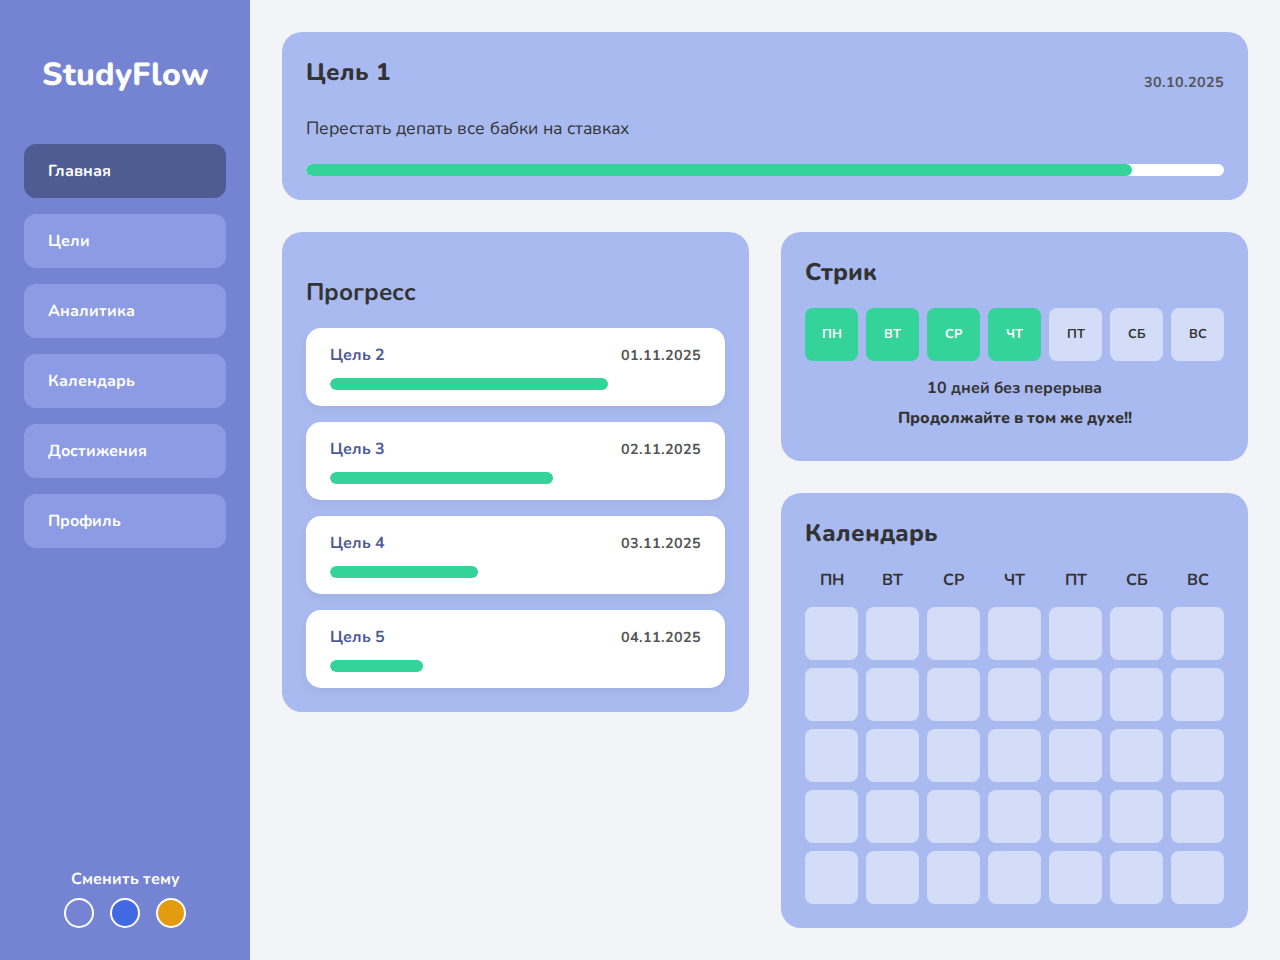
<file: Index.html>
<!DOCTYPE html>
<html lang="ru">
<head>
    <meta charset="UTF-8">
    <meta name="viewport" content="width=device-width, initial-scale=1.0">
    <title>StudyFlow Dashboard</title>
    <link rel="preconnect" href="https://fonts.googleapis.com">
    <link rel="preconnect" href="https://fonts.gstatic.com" crossorigin>
    <link href="https://fonts.googleapis.com/css2?family=Nunito:wght@400;700;800&display=swap" rel="stylesheet">
    
    <style>
        :root {
            --bg-light: #f3f4f8;
            --sidebar-bg: #7484d2;
            --card-bg: #a9baf0;
            --nav-item-bg: #8c9be4;
            --nav-item-active-bg: #4f5b93;
            --progress-bar-bg: #e0e0e0;
            --progress-bar-fill: #34d399;
            --text-light: #ffffff;
            --text-dark: #333333;
            --font-family: 'Nunito', sans-serif;
        }

        body {
            margin: 0;
            font-family: var(--font-family);
            background-color: var(--bg-light);
            color: var(--text-dark);
        }
        
        body[data-theme="blue"] {
            --sidebar-bg: #4169E1; 
            --card-bg: #4169E1; 
            --nav-item-bg: #4682B4;
            --nav-item-active-bg: #3b5974;
            --progress-bar-fill: #228B22; 
        }

        body[data-theme="orange"] {
            --bg-light: #FFC300;           
            --sidebar-bg: #E49B0F;         
            --card-bg: #D9534F;           
            --nav-item-bg: #C94A46;         
            --nav-item-active-bg: #A93E3A;  
            --progress-bar-fill: #4285F4;   
            --text-dark: #ffffff;          
        }
        .theme-btn.orange { background-color: #E49B0F; }
        .dashboard-container {
            display: flex;
            min-height: 100vh;
        }

        .sidebar {
            background-color: var(--sidebar-bg);
            padding: 2rem 1.5rem;
            width: 250px;
            flex-shrink: 0;
            color: var(--text-light);
            box-sizing: border-box;
        }

        .logo {
            font-size: 2rem;
            font-weight: 800;
            text-align: center;
            margin-bottom: 3rem;
        }

        .sidebar ul {
            list-style: none;
            padding: 0;
            margin: 0;
        }

        .sidebar ul li a {
            display: block;
            padding: 1rem 1.5rem;
            margin-bottom: 1rem;
            border-radius: 12px;
            text-decoration: none;
            color: var(--text-light);
            background-color: var(--nav-item-bg);
            font-weight: 700;
            transition: background-color 0.3s ease;
        }

        .sidebar ul li a:hover {
            background-color: #6a7ac5;
        }

        .sidebar ul li a.active {
            background-color: var(--nav-item-active-bg);
        }

        .main-content {
            flex-grow: 1;
            padding: 2rem;
            display: grid;
            grid-template-columns: repeat(2, 1fr);
            grid-template-rows: auto auto 1fr;
            gap: 2rem;
            box-sizing: border-box;
            align-items: start; 
        }

        .card {
            border-radius: 20px;
            padding: 1.5rem;
            box-sizing: border-box;
        }

        .card h2 {
            margin-top: 0;
            font-size: 1.5rem;
            font-weight: 800;
        }

        .date {
            font-size: 0.9rem;
            color: #555;
            font-weight: 700;
        }

        .main-goal {
            grid-column: 1 / -1; 
            background-color: var(--card-bg);
            color: var(--text-dark);
        }

        .main-goal .card-header {
            display: flex;
            justify-content: space-between;
            align-items: center;
        }

        .main-goal p {
            margin: 0.5rem 0 1.5rem;
            font-size: 1.1rem;
        }

        .progress-bar-container {
            background-color: var(--text-light);
            border-radius: 999px;
            height: 12px;
            width: 100%;
            overflow: hidden;
        }

        .progress-bar {
            background-color: var(--progress-bar-fill);
            height: 100%;
            border-radius: 999px;
        }

        .progress-card {
            background-color: var(--card-bg);
            padding: 1.5rem;
            border-radius: 20px;
            grid-row: 2 / 4;
            grid-column: 1 / 2;
        }

        .progress-card h2 {
            text-align: left;
        }

        .progress-item {
            background-color: #ffffff;
            border-radius: 15px;
            padding: 1rem 1.5rem;
            margin-bottom: 1rem;
            box-shadow: 0 4px 10px rgba(0,0,0,0.05);
        }
        
        .progress-item:last-child {
            margin-bottom: 0;
        }
        
        .progress-item .item-info {
            display: flex;
            justify-content: space-between;
            align-items: baseline; /* <-- ИЗМЕНЕНО */
            margin-bottom: 0.75rem;
            font-weight: 700;
        }

        .progress-item .item-info span:first-child {
            color: var(--nav-item-active-bg);
        }

        .streak-card {
            background-color: var(--card-bg);
            grid-column: 2 / 3;
            grid-row: 2 / 3;
        }

        .streak-days {
            display: flex;
            gap: 0.5rem;
            margin-bottom: 1rem;
            justify-content: space-between;
        }

        .day-cell {
            flex: 1;
            aspect-ratio: 1 / 1;
            display: flex;
            justify-content: center;
            align-items: center;
            border-radius: 8px;
            background-color: rgba(255, 255, 255, 0.5);
            color: var(--text-dark);
            font-size: 0.8rem;
            font-weight: 700;
        }

        .day-cell.filled {
            background-color: var(--progress-bar-fill);
            color: var(--text-light);
        }

        .streak-card p {
            margin: 0.5rem 0;
            text-align: center;
            font-weight: 700;
        }
        
        .streak-card p:last-child {
            font-weight: 800;
        }

        .calendar-card {
            background-color: var(--card-bg);
            grid-column: 2 / 3;
            grid-row: 3 / 4;
        }

        .calendar-grid {
            display: grid;
            grid-template-columns: repeat(7, 1fr);
            gap: 0.5rem;
        }

        .day-header {
            text-align: center;
            font-weight: 700;
            margin-bottom: 0.5rem;
        }

        .calendar-day {
            background-color: rgba(255, 255, 255, 0.5);
            border-radius: 8px;
            aspect-ratio: 1 / 1;
        }

.theme-switcher {
    margin-top: auto; /* Прижимает блок к низу */
    padding-top: 2rem;
}
.theme-switcher h4 {
    text-align: center;
    margin-bottom: 0.5rem;
}
.theme-buttons {
    display: flex;
    justify-content: center;
    gap: 1rem;
}
.theme-btn {
    width: 30px;
    height: 30px;
    border-radius: 50%;
    border: 2px solid white;
    cursor: pointer;
}
.theme-btn.purple { background-color: #7484d2; }
.theme-btn.blue { background-color: #4169E1; }

/* Прижимаем переключатель к низу панели */
.sidebar {
    display: flex;
    flex-direction: column;
}
    </style>
</head>
<body>

    <div class="dashboard-container">
        <!-- Боковая панель навигации -->
        <nav class="sidebar">
            <h1 class="logo">StudyFlow</h1>
            <ul>
                <li><a href="#" class="active">Главная</a></li>
                <li><a href="Targets.html">Цели</a></li>
                <li><a href="Analitics.html">Аналитика</a></li>
                <li><a href="Calendar.html">Календарь</a></li>
                <li><a href="Achievments.html">Достижения</a></li>
                <li><a href="Profile.html">Профиль</a></li>
            </ul>
 
<div class="theme-switcher">
    <h4>Сменить тему</h4>
    <div class="theme-buttons">
        <button data-set-theme="default" class="theme-btn purple"></button>
        <button data-set-theme="blue" class="theme-btn blue"></button>
        <button data-set-theme="orange" class="theme-btn orange"></button> 
    </div>
</div>
        </nav>

        <!-- Основной контент -->
        <main class="main-content">
            <!-- Карточка "Цель 1" -->
            <div class="card main-goal">
                <div class="card-header">
                    <h2>Цель 1</h2>
                    <span class="date">30.10.2025</span>
                </div>
                <p>Перестать депать все бабки на ставках</p>
                <div class="progress-bar-container">
                    <div class="progress-bar" style="width: 90%;"></div>
                </div>
            </div>

            <!-- Карточка "Прогресс" -->
            <div class="progress-card">
                <h2>Прогресс</h2>
                <div class="progress-item">
                    <div class="item-info">
                        <span>Цель 2</span>
                        <span class="date">01.11.2025</span>
                    </div>
                    <div class="progress-bar-container">
                        <div class="progress-bar" style="width: 75%;"></div>
                    </div>
                </div>
                <div class="progress-item">
                    <div class="item-info">
                        <span>Цель 3</span>
                        <span class="date">02.11.2025</span>
                    </div>
                    <div class="progress-bar-container">
                        <div class="progress-bar" style="width: 60%;"></div>
                    </div>
                </div>
                <div class="progress-item">
                    <div class="item-info">
                        <span>Цель 4</span>
                        <span class="date">03.11.2025</span>
                    </div>
                    <div class="progress-bar-container">
                        <div class="progress-bar" style="width: 40%;"></div>
                    </div>
                </div>
                <div class="progress-item">
                    <div class="item-info">
                        <span>Цель 5</span>
                        <span class="date">04.11.2025</span>
                    </div>
                    <div class="progress-bar-container">
                        <div class="progress-bar" style="width: 25%;"></div>
                    </div>
                </div>
            </div>

            <!-- Карточка "Стрик" -->
            <div class="card streak-card">
                <h2>Стрик</h2>
                <div class="streak-days">
                    <div class="day-cell filled">ПН</div>
                    <div class="day-cell filled">ВТ</div>
                    <div class="day-cell filled">СР</div>
                    <div class="day-cell filled">ЧТ</div>
                    <div class="day-cell">ПТ</div>
                    <div class="day-cell">СБ</div>
                    <div class="day-cell">ВС</div>
                </div>
                <p>10 дней без перерыва</p>
                <p>Продолжайте в том же духе!!</p>
            </div>

            <!-- Карточка "Календарь" -->
            <div class="card calendar-card">
                 <h2>Календарь</h2>
                 <div class="calendar-grid">
                    <div class="day-header">ПН</div>
                    <div class="day-header">ВТ</div>
                    <div class="day-header">СР</div>
                    <div class="day-header">ЧТ</div>
                    <div class="day-header">ПТ</div>
                    <div class="day-header">СБ</div>
                    <div class="day-header">ВС</div>
                    
                    <div class="calendar-day"></div>
                    <div class="calendar-day"></div>
                    <div class="calendar-day"></div>
                    <div class="calendar-day"></div>
                    <div class="calendar-day"></div>
                    <div class="calendar-day"></div>
                    <div class="calendar-day"></div>
                    <div class="calendar-day"></div>
                    <div class="calendar-day"></div>
                    <div class="calendar-day"></div>
                    <div class="calendar-day"></div>
                    <div class="calendar-day"></div>
                    <div class="calendar-day"></div>
                    <div class="calendar-day"></div>
                    <div class="calendar-day"></div>
                    <div class="calendar-day"></div>
                    <div class="calendar-day"></div>
                    <div class="calendar-day"></div>
                    <div class="calendar-day"></div>
                    <div class="calendar-day"></div>
                    <div class="calendar-day"></div>
                    <div class="calendar-day"></div>
                    <div class="calendar-day"></div>
                    <div class="calendar-day"></div>
                    <div class="calendar-day"></div>
                    <div class="calendar-day"></div>
                    <div class="calendar-day"></div>
                    <div class="calendar-day"></div>
                    <div class="calendar-day"></div>
                    <div class="calendar-day"></div>
                    <div class="calendar-day"></div>
                    <div class="calendar-day"></div>
                    <div class="calendar-day"></div>
                    <div class="calendar-day"></div>
                    <div class="calendar-day"></div>
                 </div>
            </div>
        </main>
    </div>

<script>
    // Находим все кнопки для смены темы
    const themeButtons = document.querySelectorAll('[data-set-theme]');
    const storageKey = 'studyflow-theme';

    // Функция для применения темы
    const applyTheme = (theme) => {
        if (theme === 'default') {
            document.body.removeAttribute('data-theme');
        } else {
            document.body.setAttribute('data-theme', theme);
        }
    };

    // Слушаем клики по кнопкам
    themeButtons.forEach(button => {
        button.addEventListener('click', () => {
            const theme = button.dataset.setTheme;
            applyTheme(theme);
            // Сохраняем выбор в localStorage
            localStorage.setItem(storageKey, theme);
        });
    });

    // При загрузке страницы проверяем, есть ли сохраненная тема
    document.addEventListener('DOMContentLoaded', () => {
        const savedTheme = localStorage.getItem(storageKey);
        if (savedTheme) {
            applyTheme(savedTheme);
        }
    });
</script>
</body>
</html>
</file>
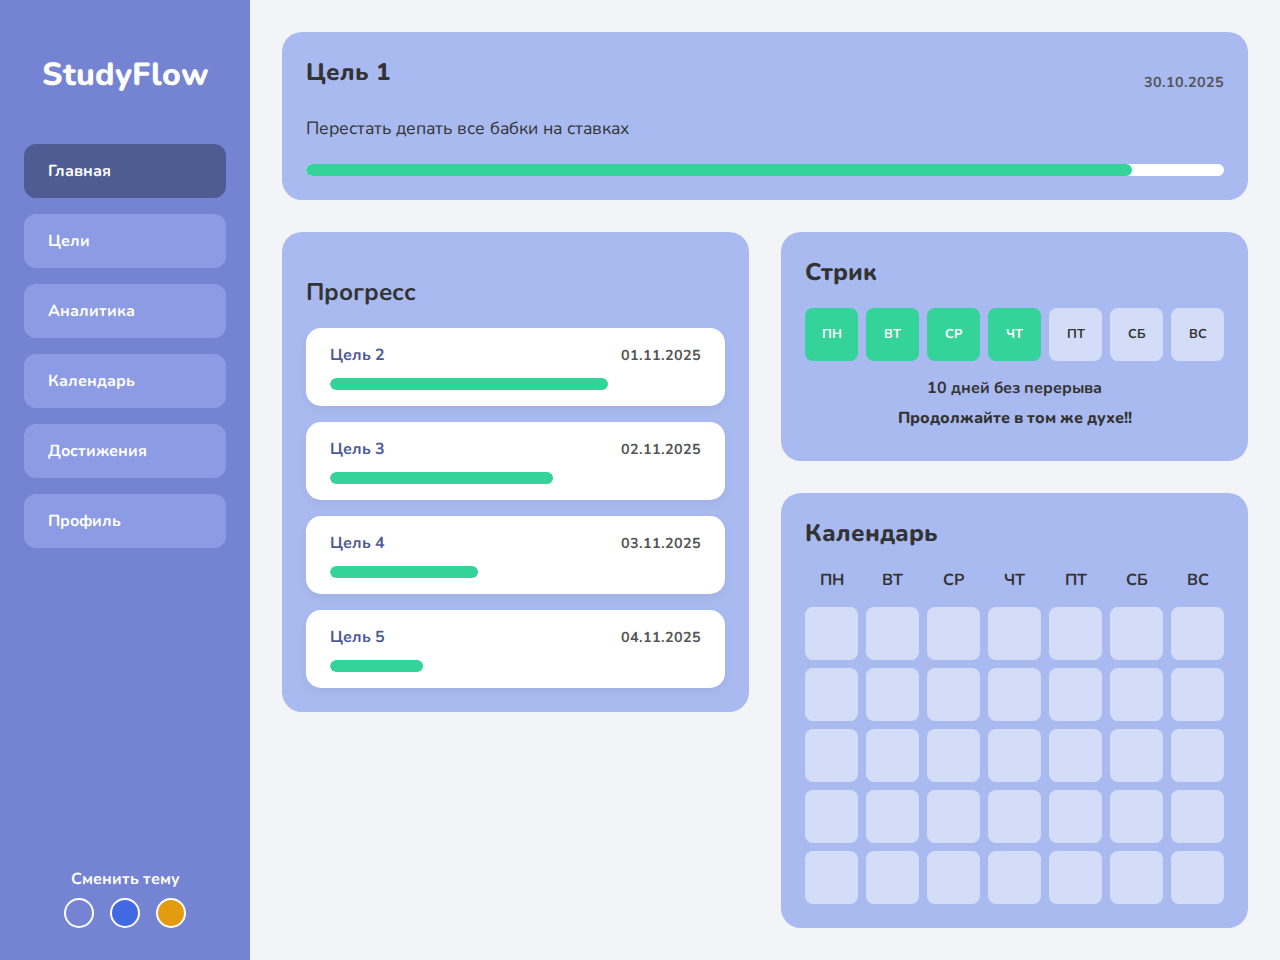
<file: index.html>
<!DOCTYPE html>
<html lang="ru">
<head>
    <meta charset="UTF-8">
    <meta name="viewport" content="width=device-width, initial-scale=1.0">
    <title>StudyFlow Dashboard</title>
    <link rel="preconnect" href="https://fonts.googleapis.com">
    <link rel="preconnect" href="https://fonts.gstatic.com" crossorigin>
    <link href="https://fonts.googleapis.com/css2?family=Nunito:wght@400;700;800&display=swap" rel="stylesheet">
    
    <style>
        :root {
            --bg-light: #f3f4f8;
            --sidebar-bg: #7484d2;
            --card-bg: #a9baf0;
            --nav-item-bg: #8c9be4;
            --nav-item-active-bg: #4f5b93;
            --progress-bar-bg: #e0e0e0;
            --progress-bar-fill: #34d399;
            --text-light: #ffffff;
            --text-dark: #333333;
            --font-family: 'Nunito', sans-serif;
        }

        body {
            margin: 0;
            font-family: var(--font-family);
            background-color: var(--bg-light);
            color: var(--text-dark);
        }
        
        body[data-theme="blue"] {
            --sidebar-bg: #4169E1; 
            --card-bg: #4169E1; 
            --nav-item-bg: #4682B4;
            --nav-item-active-bg: #3b5974;
            --progress-bar-fill: #228B22; 
        }

        body[data-theme="orange"] {
            --bg-light: #FFC300;           
            --sidebar-bg: #E49B0F;         
            --card-bg: #D9534F;           
            --nav-item-bg: #C94A46;         
            --nav-item-active-bg: #A93E3A;  
            --progress-bar-fill: #4285F4;   
            --text-dark: #ffffff;          
        }
        .theme-btn.orange { background-color: #E49B0F; }
        .dashboard-container {
            display: flex;
            min-height: 100vh;
        }

        .sidebar {
            background-color: var(--sidebar-bg);
            padding: 2rem 1.5rem;
            width: 250px;
            flex-shrink: 0;
            color: var(--text-light);
            box-sizing: border-box;
        }

        .logo {
            font-size: 2rem;
            font-weight: 800;
            text-align: center;
            margin-bottom: 3rem;
        }

        .sidebar ul {
            list-style: none;
            padding: 0;
            margin: 0;
        }

        .sidebar ul li a {
            display: block;
            padding: 1rem 1.5rem;
            margin-bottom: 1rem;
            border-radius: 12px;
            text-decoration: none;
            color: var(--text-light);
            background-color: var(--nav-item-bg);
            font-weight: 700;
            transition: background-color 0.3s ease;
        }

        .sidebar ul li a:hover {
            background-color: #6a7ac5;
        }

        .sidebar ul li a.active {
            background-color: var(--nav-item-active-bg);
        }

        .main-content {
            flex-grow: 1;
            padding: 2rem;
            display: grid;
            grid-template-columns: repeat(2, 1fr);
            grid-template-rows: auto auto 1fr;
            gap: 2rem;
            box-sizing: border-box;
            align-items: start; 
        }

        .card {
            border-radius: 20px;
            padding: 1.5rem;
            box-sizing: border-box;
        }

        .card h2 {
            margin-top: 0;
            font-size: 1.5rem;
            font-weight: 800;
        }

        .date {
            font-size: 0.9rem;
            color: #555;
            font-weight: 700;
        }

        .main-goal {
            grid-column: 1 / -1; 
            background-color: var(--card-bg);
            color: var(--text-dark);
        }

        .main-goal .card-header {
            display: flex;
            justify-content: space-between;
            align-items: center;
        }

        .main-goal p {
            margin: 0.5rem 0 1.5rem;
            font-size: 1.1rem;
        }

        .progress-bar-container {
            background-color: var(--text-light);
            border-radius: 999px;
            height: 12px;
            width: 100%;
            overflow: hidden;
        }

        .progress-bar {
            background-color: var(--progress-bar-fill);
            height: 100%;
            border-radius: 999px;
        }

        .progress-card {
            background-color: var(--card-bg);
            padding: 1.5rem;
            border-radius: 20px;
            grid-row: 2 / 4;
            grid-column: 1 / 2;
        }

        .progress-card h2 {
            text-align: left;
        }

        .progress-item {
            background-color: #ffffff;
            border-radius: 15px;
            padding: 1rem 1.5rem;
            margin-bottom: 1rem;
            box-shadow: 0 4px 10px rgba(0,0,0,0.05);
        }
        
        .progress-item:last-child {
            margin-bottom: 0;
        }
        
        .progress-item .item-info {
            display: flex;
            justify-content: space-between;
            align-items: baseline; /* <-- ИЗМЕНЕНО */
            margin-bottom: 0.75rem;
            font-weight: 700;
        }

        .progress-item .item-info span:first-child {
            color: var(--nav-item-active-bg);
        }

        .streak-card {
            background-color: var(--card-bg);
            grid-column: 2 / 3;
            grid-row: 2 / 3;
        }

        .streak-days {
            display: flex;
            gap: 0.5rem;
            margin-bottom: 1rem;
            justify-content: space-between;
        }

        .day-cell {
            flex: 1;
            aspect-ratio: 1 / 1;
            display: flex;
            justify-content: center;
            align-items: center;
            border-radius: 8px;
            background-color: rgba(255, 255, 255, 0.5);
            color: var(--text-dark);
            font-size: 0.8rem;
            font-weight: 700;
        }

        .day-cell.filled {
            background-color: var(--progress-bar-fill);
            color: var(--text-light);
        }

        .streak-card p {
            margin: 0.5rem 0;
            text-align: center;
            font-weight: 700;
        }
        
        .streak-card p:last-child {
            font-weight: 800;
        }

        .calendar-card {
            background-color: var(--card-bg);
            grid-column: 2 / 3;
            grid-row: 3 / 4;
        }

        .calendar-grid {
            display: grid;
            grid-template-columns: repeat(7, 1fr);
            gap: 0.5rem;
        }

        .day-header {
            text-align: center;
            font-weight: 700;
            margin-bottom: 0.5rem;
        }

        .calendar-day {
            background-color: rgba(255, 255, 255, 0.5);
            border-radius: 8px;
            aspect-ratio: 1 / 1;
        }

.theme-switcher {
    margin-top: auto; /* Прижимает блок к низу */
    padding-top: 2rem;
}
.theme-switcher h4 {
    text-align: center;
    margin-bottom: 0.5rem;
}
.theme-buttons {
    display: flex;
    justify-content: center;
    gap: 1rem;
}
.theme-btn {
    width: 30px;
    height: 30px;
    border-radius: 50%;
    border: 2px solid white;
    cursor: pointer;
}
.theme-btn.purple { background-color: #7484d2; }
.theme-btn.blue { background-color: #4169E1; }

/* Прижимаем переключатель к низу панели */
.sidebar {
    display: flex;
    flex-direction: column;
}
    </style>
</head>
<body>

    <div class="dashboard-container">
        <!-- Боковая панель навигации -->
        <nav class="sidebar">
            <h1 class="logo">StudyFlow</h1>
            <ul>
                <li><a href="#" class="active">Главная</a></li>
                <li><a href="Targets.html">Цели</a></li>
                <li><a href="Analitics/Analitics.html">Аналитика</a></li>
                <li><a href="Calendar.html">Календарь</a></li>
                <li><a href="Achievments.html">Достижения</a></li>
                <li><a href="Profile.html">Профиль</a></li>
            </ul>
 
<div class="theme-switcher">
    <h4>Сменить тему</h4>
    <div class="theme-buttons">
        <button data-set-theme="default" class="theme-btn purple"></button>
        <button data-set-theme="blue" class="theme-btn blue"></button>
        <button data-set-theme="orange" class="theme-btn orange"></button> 
    </div>
</div>
        </nav>

        <!-- Основной контент -->
        <main class="main-content">
            <!-- Карточка "Цель 1" -->
            <div class="card main-goal">
                <div class="card-header">
                    <h2>Цель 1</h2>
                    <span class="date">30.10.2025</span>
                </div>
                <p>Перестать депать все бабки на ставках</p>
                <div class="progress-bar-container">
                    <div class="progress-bar" style="width: 90%;"></div>
                </div>
            </div>

            <!-- Карточка "Прогресс" -->
            <div class="progress-card">
                <h2>Прогресс</h2>
                <div class="progress-item">
                    <div class="item-info">
                        <span>Цель 2</span>
                        <span class="date">01.11.2025</span>
                    </div>
                    <div class="progress-bar-container">
                        <div class="progress-bar" style="width: 75%;"></div>
                    </div>
                </div>
                <div class="progress-item">
                    <div class="item-info">
                        <span>Цель 3</span>
                        <span class="date">02.11.2025</span>
                    </div>
                    <div class="progress-bar-container">
                        <div class="progress-bar" style="width: 60%;"></div>
                    </div>
                </div>
                <div class="progress-item">
                    <div class="item-info">
                        <span>Цель 4</span>
                        <span class="date">03.11.2025</span>
                    </div>
                    <div class="progress-bar-container">
                        <div class="progress-bar" style="width: 40%;"></div>
                    </div>
                </div>
                <div class="progress-item">
                    <div class="item-info">
                        <span>Цель 5</span>
                        <span class="date">04.11.2025</span>
                    </div>
                    <div class="progress-bar-container">
                        <div class="progress-bar" style="width: 25%;"></div>
                    </div>
                </div>
            </div>

            <!-- Карточка "Стрик" -->
            <div class="card streak-card">
                <h2>Стрик</h2>
                <div class="streak-days">
                    <div class="day-cell filled">ПН</div>
                    <div class="day-cell filled">ВТ</div>
                    <div class="day-cell filled">СР</div>
                    <div class="day-cell filled">ЧТ</div>
                    <div class="day-cell">ПТ</div>
                    <div class="day-cell">СБ</div>
                    <div class="day-cell">ВС</div>
                </div>
                <p>10 дней без перерыва</p>
                <p>Продолжайте в том же духе!!</p>
            </div>

            <!-- Карточка "Календарь" -->
            <div class="card calendar-card">
                 <h2>Календарь</h2>
                 <div class="calendar-grid">
                    <div class="day-header">ПН</div>
                    <div class="day-header">ВТ</div>
                    <div class="day-header">СР</div>
                    <div class="day-header">ЧТ</div>
                    <div class="day-header">ПТ</div>
                    <div class="day-header">СБ</div>
                    <div class="day-header">ВС</div>
                    
                    <div class="calendar-day"></div>
                    <div class="calendar-day"></div>
                    <div class="calendar-day"></div>
                    <div class="calendar-day"></div>
                    <div class="calendar-day"></div>
                    <div class="calendar-day"></div>
                    <div class="calendar-day"></div>
                    <div class="calendar-day"></div>
                    <div class="calendar-day"></div>
                    <div class="calendar-day"></div>
                    <div class="calendar-day"></div>
                    <div class="calendar-day"></div>
                    <div class="calendar-day"></div>
                    <div class="calendar-day"></div>
                    <div class="calendar-day"></div>
                    <div class="calendar-day"></div>
                    <div class="calendar-day"></div>
                    <div class="calendar-day"></div>
                    <div class="calendar-day"></div>
                    <div class="calendar-day"></div>
                    <div class="calendar-day"></div>
                    <div class="calendar-day"></div>
                    <div class="calendar-day"></div>
                    <div class="calendar-day"></div>
                    <div class="calendar-day"></div>
                    <div class="calendar-day"></div>
                    <div class="calendar-day"></div>
                    <div class="calendar-day"></div>
                    <div class="calendar-day"></div>
                    <div class="calendar-day"></div>
                    <div class="calendar-day"></div>
                    <div class="calendar-day"></div>
                    <div class="calendar-day"></div>
                    <div class="calendar-day"></div>
                    <div class="calendar-day"></div>
                 </div>
            </div>
        </main>
    </div>

<script>
    // Находим все кнопки для смены темы
    const themeButtons = document.querySelectorAll('[data-set-theme]');
    const storageKey = 'studyflow-theme';

    // Функция для применения темы
    const applyTheme = (theme) => {
        if (theme === 'default') {
            document.body.removeAttribute('data-theme');
        } else {
            document.body.setAttribute('data-theme', theme);
        }
    };

    // Слушаем клики по кнопкам
    themeButtons.forEach(button => {
        button.addEventListener('click', () => {
            const theme = button.dataset.setTheme;
            applyTheme(theme);
            // Сохраняем выбор в localStorage
            localStorage.setItem(storageKey, theme);
        });
    });

    // При загрузке страницы проверяем, есть ли сохраненная тема
    document.addEventListener('DOMContentLoaded', () => {
        const savedTheme = localStorage.getItem(storageKey);
        if (savedTheme) {
            applyTheme(savedTheme);
        }
    });
</script>
</body>
</html>
</file>
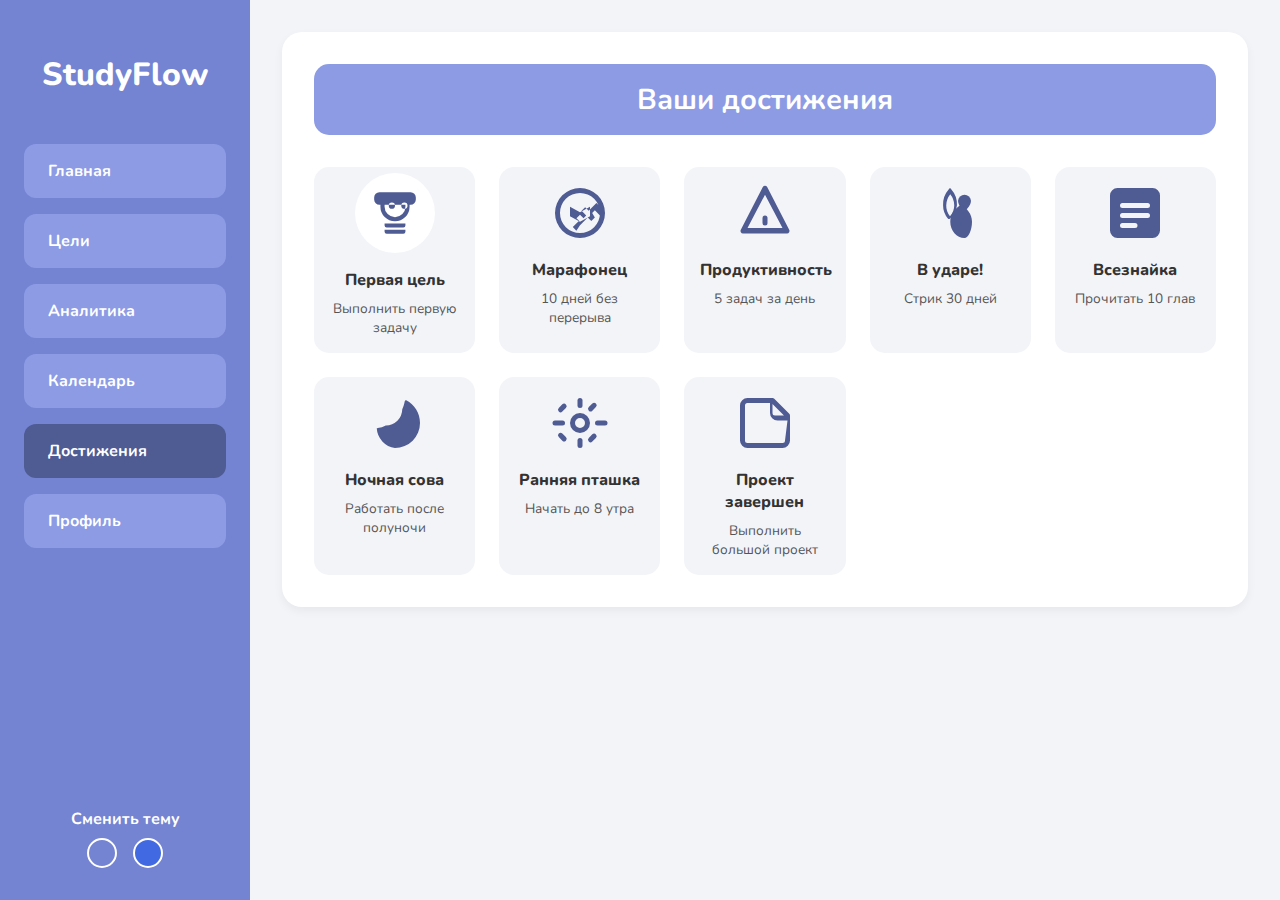
<file: Achievments.html>
<!DOCTYPE html>
<html lang="ru">
<head>
    <meta charset="UTF-8">
    <meta name="viewport" content="width=device-width, initial-scale=1.0">
    <title>StudyFlow - Достижения</title>
    <link rel="preconnect" href="https://fonts.googleapis.com">
    <link rel="preconnect" href="https://fonts.gstatic.com" crossorigin>
    <link href="https://fonts.googleapis.com/css2?family=Nunito:wght@400;700;800&display=swap" rel="stylesheet">
    
    <style>
        /* Основные стили и переменные */
        :root {
            --bg-light: #f3f4f8;
            --sidebar-bg: #7484d2;
            --card-bg: #a9baf0;
            --nav-item-bg: #8c9be4;
            --nav-item-active-bg: #4f5b93;
            --text-light: #ffffff;
            --text-dark: #333333;
            --icon-color: #4f5b93;
            --font-family: 'Nunito', sans-serif;
        }

        body { margin: 0; font-family: var(--font-family); background-color: var(--bg-light); color: var(--text-dark); }
        body[data-theme="blue"] { --sidebar-bg: #4169E1; --card-bg: #00008B; --nav-item-bg: #4682B4; --nav-item-active-bg: #3b5974; --progress-bar-fill: #228B22; }
        body[data-theme="orange"] { --bg-light: #FFC300; --sidebar-bg: #E49B0F; --card-bg: #D9534F; --nav-item-bg: #C94A46; --nav-item-active-bg: #A93E3A; --progress-bar-fill: #4285F4; --text-dark: #ffffff; }
        .theme-btn.orange { background-color: #E49B0F; }
        
        .dashboard-container { display: flex; min-height: 100vh; }

        /* Боковая панель */
        .sidebar { background-color: var(--sidebar-bg); padding: 2rem 1.5rem; width: 250px; flex-shrink: 0; color: var(--text-light); box-sizing: border-box; display: flex; flex-direction: column; }
        .logo { font-size: 2rem; font-weight: 800; text-align: center; margin-bottom: 3rem; }
        .sidebar ul { list-style: none; padding: 0; margin: 0; }
        .sidebar ul li a { display: block; padding: 1rem 1.5rem; margin-bottom: 1rem; border-radius: 12px; text-decoration: none; color: var(--text-light); background-color: var(--nav-item-bg); font-weight: 700; transition: background-color 0.3s ease; }
        .sidebar ul li a.active { background-color: var(--nav-item-active-bg); }
        .sidebar ul li a:hover { background-color: #6a7ac5; }
        
        /* Основной контент */
        .main-content { flex-grow: 1; padding: 2rem; }
        .achievements-container { width: 100%; background-color: #ffffff; border-radius: 20px; padding: 2rem; box-shadow: 0 4px 10px rgba(0,0,0,0.05); box-sizing: border-box; }
        .achievements-header { background-color: var(--nav-item-bg); color: var(--text-light); padding: 1rem; border-radius: 15px; text-align: center; margin-bottom: 2rem; }
        .achievements-header h2 { margin: 0; font-size: 1.8rem; }
        
        .achievements-grid { display: grid; grid-template-columns: repeat(auto-fill, minmax(150px, 1fr)); gap: 1.5rem; }
        .achievement-card { background-color: var(--bg-light); border-radius: 15px; padding: 1rem; text-align: center; transition: transform 0.2s ease, box-shadow 0.2s ease; }
        .achievement-card:hover { transform: translateY(-5px); box-shadow: 0 8px 15px rgba(0,0,0,0.08); }
        .achievement-card .icon { width: 60px; height: 60px; margin: 0 auto 1rem; color: var(--icon-color); }
        .achievement-card .icon.special { width: 80px; height: 80px; background-color: #fff; border-radius: 50%; display: flex; justify-content: center; align-items: center; padding: 10px; box-sizing: border-box; margin-top: -10px; }
        .achievement-card .icon.special svg { width: 50px; height: 50px; }
        .achievement-card h3 { margin: 0 0 0.5rem 0; font-size: 1rem; font-weight: 800; }
        .achievement-card p { margin: 0; font-size: 0.85rem; color: #555; }

        .theme-switcher { margin-top: auto; padding-top: 2rem; }
        .theme-switcher h4 { text-align: center; margin-bottom: 0.5rem; }
        .theme-buttons { display: flex; justify-content: center; gap: 1rem; }
        .theme-btn { width: 30px; height: 30px; border-radius: 50%; border: 2px solid white; cursor: pointer; }
        .theme-btn.purple { background-color: #7484d2; }
        .theme-btn.blue { background-color: #4169E1; }

        /* Мобильная навигация */
        .mobile-header { display: none; background-color: var(--sidebar-bg); padding: 1rem; color: var(--text-light); justify-content: space-between; align-items: center; }
        .mobile-menu-btn { background: none; border: none; color: var(--text-light); font-size: 1.5rem; cursor: pointer; }

        /* === АДАПТИВНОСТЬ === */
        @media (max-width: 768px) {
            .dashboard-container { flex-direction: column; }
            .mobile-header { display: flex; }
            .sidebar { position: fixed; top: 0; left: -100%; height: 100vh; z-index: 1000; width: 280px; transition: left 0.3s ease; }
            .sidebar.active { left: 0; }
            .main-content { padding: 1rem; }
            .achievements-container { padding: 1rem; }
            .achievements-grid { grid-template-columns: repeat(auto-fill, minmax(120px, 1fr)); gap: 1rem; }
        }
    </style>
</head>
<body>

    <div class="dashboard-container">
        <header class="mobile-header">
            <button class="mobile-menu-btn">☰</button>
            <h1 class="logo" style="margin: 0; font-size: 1.5rem;">StudyFlow</h1>
            <div style="width: 40px;"></div>
        </header>

        <nav class="sidebar">
            <h1 class="logo">StudyFlow</h1>
            <ul>
                <li><a href="index.html">Главная</a></li>
                <li><a href="Targets.html">Цели</a></li>
                <li><a href="Analitics/Analitics.html">Аналитика</a></li>
                <li><a href="Calendar.html">Календарь</a></li>
                <li><a href="Achievments.html" class="active">Достижения</a></li>
                <li><a href="Profile.html">Профиль</a></li>
            </ul>

            <div class="theme-switcher">
                <h4>Сменить тему</h4>
                <div class="theme-buttons">
                    <button data-set-theme="default" class="theme-btn purple"></button>
                    <button data-set-theme="blue" class="theme-btn blue"></button>
                    <!-- <button data-set-theme="orange" class="theme-btn orange"></button>  -->
                </div>
            </div>
        </nav>

        <main class="main-content">
            <div class="achievements-container">
                <div class="achievements-header">
                    <h2>Ваши достижения</h2>
                </div>
                <div class="achievements-grid">
                    <div class="achievement-card">
                        <div class="icon special">
                           <svg xmlns="http://www.w3.org/2000/svg" fill="currentColor" viewBox="0 0 24 24"><path d="M19.5,2H4.5A2.5,2.5,0,0,0,2,4.5v1A2.5,2.5,0,0,0,4.5,8H5V9a7,7,0,0,0,7,7h0a7,7,0,0,0,7-7V8h.5A2.5,2.5,0,0,0,22,5.5v-1A2.5,2.5,0,0,0,19.5,2ZM12,14a5,5,0,0,1-5-5V8H17V9A5,5,0,0,1,12,14Zm-3-5.5A1.5,1.5,0,1,1,10.5,10,1.5,1.5,0,0,1,9,8.5Zm6,0A1.5,1.5,0,1,1,16.5,10,1.5,1.5,0,0,1,15,8.5ZM7,18a1,1,0,0,0,1,1H16a1,1,0,0,0,1-1v-1H7Zm0,3a1,1,0,0,0,1,1H16a1,1,0,0,0,1-1v-1H7Z"/></svg>
                        </div>
                        <h3>Первая цель</h3>
                        <p>Выполнить первую задачу</p>
                    </div>
                    <div class="achievement-card">
                        <div class="icon">
                            <svg xmlns="http://www.w3.org/2000/svg" fill="currentColor" viewBox="0 0 24 24"><path d="M12,15.5,8,13.25V9.45l4,2.25,4-2.25v3.8Zm8-6.05-1.42-1.42-3.1,3.1-1.42-1.42-1.42,1.42L14.48,13l-1.06,1.06-1.42-1.41-1.42,1.41,1.06,1.06-2.52,2.52,1.42,1.42L12,16.85l3.1-3.1,1.42,1.42,1.42-1.42L16.88,12l1.06-1.06,2.52,2.52,1.42-1.42ZM12,2A10,10,0,1,0,22,12,10,10,0,0,0,12,2Zm0,18a8,8,0,1,1,8-8A8,8,0,0,1,12,20Z"/></svg>
                        </div>
                        <h3>Марафонец</h3>
                        <p>10 дней без перерыва</p>
                    </div>
                    <div class="achievement-card">
                        <div class="icon">
                           <svg xmlns="http://www.w3.org/2000/svg" fill="currentColor" viewBox="0 0 24 24"><path d="M12.82,1.51a1,1,0,0,0-1.64,0L2.33,18.73A1,1,0,0,0,3.17,20.2h17.66a1,1,0,0,0,.84-1.47ZM5,18,12,4.67,19,18Z"/><path d="M12,13a1,1,0,0,0-1,1v2a1,1,0,0,0,2,0V14A1,1,0,0,0,12,13Z"/></svg>
                        </div>
                        <h3>Продуктивность</h3>
                        <p>5 задач за день</p>
                    </div>
                    <div class="achievement-card">
                        <div class="icon">
                            <svg xmlns="http://www.w3.org/2000/svg" fill="currentColor" viewBox="0 0 24 24"><path d="M12.48,2.47a.5.5,0,0,0-.95,0,9.15,9.15,0,0,0-2.3,6.38,8.23,8.23,0,0,0,2,5.42.5.5,0,0,0,.35.15.47.47,0,0,0,.35-.15A8.23,8.23,0,0,0,14.78,8.85,9.15,9.15,0,0,0,12.48,2.47ZM12,13.25a6.53,6.53,0,0,1-1.5-4.39A7.21,7.21,0,0,1,12.1,4.5a7.21,7.21,0,0,1,1.6,4.36A6.53,6.53,0,0,1,12,13.25Z"/><path d="M17.8,11.33s-2.58-2.14-2.58-4.25a2.59,2.59,0,0,1,5.17,0c0,2.11-2.58,4.25-2.58,4.25Z"/><path d="M17.8,22c-3.14,0-5.69-2.92-5.69-6.52,0-3.17,2.15-5.26,4-6.68a.51.51,0,0,1,.69,0c1.86,1.42,4,3.51,4,6.68C20.78,19.08,19.26,22,17.8,22Z"/></svg>
                        </div>
                        <h3>В ударе!</h3>
                        <p>Стрик 30 дней</p>
                    </div>
                    <div class="achievement-card">
                        <div class="icon">
                            <svg xmlns="http://www.w3.org/2000/svg" fill="currentColor" viewBox="0 0 24 24"><path d="M19,2H5A3,3,0,0,0,2,5V19a3,3,0,0,0,3,3H19a3,3,0,0,0,3-3V5A3,3,0,0,0,19,2Zm-7,16H7a1,1,0,0,1,0-2h5a1,1,0,0,1,0,2Zm5-4H7a1,1,0,0,1,0-2H17a1,1,0,0,1,0,2Zm0-4H7A1,1,0,0,1,7,8H17a1,1,0,0,1,0,2Z"/></svg>
                        </div>
                        <h3>Всезнайка</h3>
                        <p>Прочитать 10 глав</p>
                    </div>
                    <div class="achievement-card">
                        <div class="icon">
                            <svg xmlns="http://www.w3.org/2000/svg" fill="currentColor" viewBox="0 0 24 24"><path d="M12,22A10,10,0,0,0,22,12c0-4-2.2-7.4-5.5-9.1a.5.5,0,0,0-.6.4c-.2,1.1-.5,2.2-1,3.2A6.5,6.5,0,0,1,8.3,13a8,8,0,0,1-3.2,1,1.1,1.1,0,0,1-.4.1,8.5,8.5,0,0,0,7.3,7.9Z"/></svg>
                        </div>
                        <h3>Ночная сова</h3>
                        <p>Работать после полуночи</p>
                    </div>
                    <div class="achievement-card">
                        <div class="icon">
                            <svg xmlns="http://www.w3.org/2000/svg" fill="currentColor" viewBox="0 0 24 24"><path d="M12,8a4,4,0,1,0,4,4A4,4,0,0,0,12,8Zm0,6a2,2,0,1,1,2-2A2,2,0,0,1,12,14Z"/><path d="M12,2a1,1,0,0,0-1,1V5a1,1,0,0,0,2,0V3A1,1,0,0,0,12,2Z"/><path d="M12,18a1,1,0,0,0-1,1v2a1,1,0,0,0,2,0V19A1,1,0,0,0,12,18Z"/><path d="M5.64,4.22a1,1,0,0,0-.71.29L3.51,6a1,1,0,0,0,1.42,1.42l1.42-1.42a1,1,0,0,0,0-1.42A1,1,0,0,0,5.64,4.22Z"/><path d="M17.63,16.21a1,1,0,0,0-.7.29L15.51,18a1,1,0,0,0,1.42,1.42l1.42-1.42a1,1,0,0,0,0-1.42A1,1,0,0,0,17.63,16.21Z"/><path d="M22,11H19a1,1,0,0,0,0,2h3a1,1,0,0,0,0-2Z"/><path d="M5,11H2a1,1,0,0,0,0,2H5a1,1,0,0,0,0-2Z"/><path d="M18.36,4.22a1,1,0,0,0-1.42,0l-1.42,1.42a1,1,0,0,0,1.42,1.42l1.42-1.42A1,1,0,0,0,18.36,4.22Z"/><path d="M4.93,16.21a1,1,0,0,0-1.42,1.42l1.42,1.42a1,1,0,0,0,1.42,0,1,1,0,0,0,0-1.42Z"/></svg>
                        </div>
                        <h3>Ранняя пташка</h3>
                        <p>Начать до 8 утра</p>
                    </div>
                    <div class="achievement-card">
                        <div class="icon">
                            <svg xmlns="http://www.w3.org/2000/svg" fill="currentColor" viewBox="0 0 24 24"><path d="M21.71,8.29,15.71,2.29a1,1,0,0,0-.71-.29H5A3,3,0,0,0,2,5V19a3,3,0,0,0,3,3H19a3,3,0,0,0,3-3V9A1,1,0,0,0,21.71,8.29ZM15,4.41,19.59,9H16a1,1,0,0,1-1-1ZM20,19a1,1,0,0,1-1,1H5a1,1,0,0,1-1-1V5A1,1,0,0,1,5,4h9V8a3,3,0,0,0,3,3h4Z"/></svg>
                        </div>
                        <h3>Проект завершен</h3>
                        <p>Выполнить большой проект</p>
                    </div>
                </div>
            </div>
        </main>
    </div>

<script>
    // === ОБЩИЙ СКРИПТ ДЛЯ ВСЕХ СТРАНИЦ ===
    const themeButtons = document.querySelectorAll('[data-set-theme]');
    const storageKey = 'studyflow-theme';

    const applyTheme = (theme) => {
        document.body.setAttribute('data-theme', theme === 'default' ? '' : theme);
    };

    themeButtons.forEach(button => {
        button.addEventListener('click', () => {
            const theme = button.dataset.setTheme;
            applyTheme(theme);
            localStorage.setItem(storageKey, theme);
        });
    });

    document.addEventListener('DOMContentLoaded', () => {
        const savedTheme = localStorage.getItem(storageKey);
        if (savedTheme) applyTheme(savedTheme);

        const mobileMenuBtn = document.querySelector('.mobile-menu-btn');
        const sidebar = document.querySelector('.sidebar');
        if (mobileMenuBtn && sidebar) {
            mobileMenuBtn.addEventListener('click', () => sidebar.classList.toggle('active'));
            document.addEventListener('click', (e) => {
                if (!sidebar.contains(e.target) && !mobileMenuBtn.contains(e.target)) {
                    sidebar.classList.remove('active');
                }
            });
        }
    });
</script>
</body>
</html>
</file>
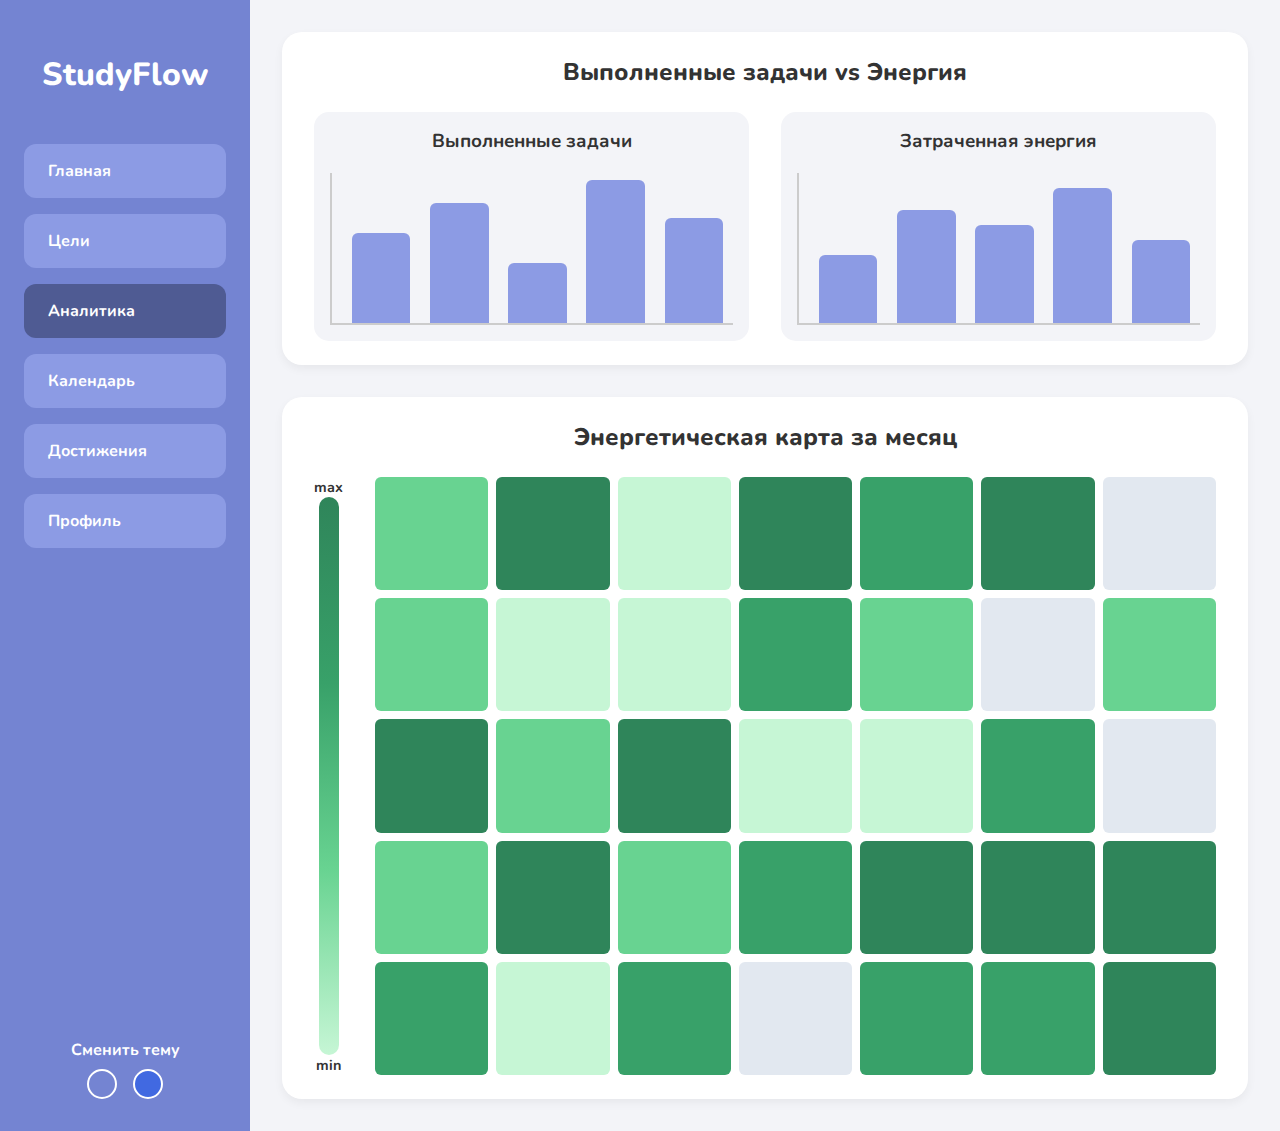
<file: Analitics.html>
<!DOCTYPE html>
<html lang="ru">
<head>
    <meta charset="UTF-8">
    <meta name="viewport" content="width=device-width, initial-scale=1.0">
    <title>StudyFlow - Аналитика</title>
    <link rel="preconnect" href="https://fonts.googleapis.com">
    <link rel="preconnect" href="https://fonts.gstatic.com" crossorigin>
    <link href="https://fonts.googleapis.com/css2?family=Nunito:wght@400;700;800&display=swap" rel="stylesheet">
    
    <style>
        :root {
            --bg-light: #f3f4f8; --sidebar-bg: #7484d2; --card-bg: #a9baf0; --nav-item-bg: #8c9be4; --nav-item-active-bg: #4f5b93; --progress-bar-fill: #34d399; --text-light: #ffffff; --text-dark: #333333; --font-family: 'Nunito', sans-serif; --color-heatmap-1: #c6f6d5; --color-heatmap-2: #68d391; --color-heatmap-3: #38a169; --color-heatmap-4: #2f855a;
        }
        body { margin: 0; font-family: var(--font-family); background-color: var(--bg-light); color: var(--text-dark); -webkit-font-smoothing: antialiased; -moz-osx-font-smoothing: grayscale; }
        body[data-theme="blue"] { --sidebar-bg: #4169E1; --card-bg: #00008B; --nav-item-bg: #4682B4; --nav-item-active-bg: #3b5974; --progress-bar-fill: #228B22; }
        body[data-theme="orange"] { --bg-light: #FFC300; --sidebar-bg: #E49B0F; --card-bg: #D9534F; --nav-item-bg: #C94A46; --nav-item-active-bg: #A93E3A; --progress-bar-fill: #4285F4; --text-dark: #333333; }
        
        .dashboard-container { display: flex; min-height: 100vh; }
        .sidebar { background-color: var(--sidebar-bg); padding: 2rem 1.5rem; width: 250px; flex-shrink: 0; color: var(--text-light); box-sizing: border-box; display: flex; flex-direction: column; }
        .logo { font-size: 2rem; font-weight: 800; text-align: center; margin-bottom: 3rem; }
        .sidebar ul { list-style: none; padding: 0; margin: 0; }
        .sidebar ul li a { display: block; padding: 1rem 1.5rem; margin-bottom: 1rem; border-radius: 12px; text-decoration: none; color: var(--text-light); background-color: var(--nav-item-bg); font-weight: 700; transition: background-color 0.3s ease; }
        .sidebar ul li a.active { background-color: var(--nav-item-active-bg); }
        .theme-btn.orange { background-color: #E49B0F; }
        .sidebar ul li a:hover { background-color: #6a7ac5; }
        
        .main-content { flex-grow: 1; padding: 2rem; display: flex; flex-direction: column; gap: 2rem; }
        .card { background-color: #ffffff; border-radius: 20px; padding: 1.5rem 2rem; box-shadow: 0 4px 10px rgba(0,0,0,0.05); }
        .card h2 { margin-top: 0; margin-bottom: 1.5rem; font-size: 1.5rem; font-weight: 800; text-align: center; }

        .charts-container { display: grid; grid-template-columns: 1fr 1fr; gap: 2rem; }
        .chart-wrapper { background-color: var(--bg-light); border-radius: 15px; padding: 1rem; }
        .chart-wrapper h3 { margin-top: 0; text-align: center; font-weight: 700; }
        .bar-chart { display: flex; justify-content: space-around; align-items: flex-end; height: 150px; border-left: 2px solid #ccc; border-bottom: 2px solid #ccc; padding-left: 10px; }
        .bar { width: 15%; background-color: var(--nav-item-bg); border-radius: 6px 6px 0 0; }

        .heatmap-container { display: grid; grid-template-columns: auto 1fr; gap: 2rem; align-items: center; }
        .legend { display: flex; flex-direction: column; align-items: center; justify-content: space-between; height: 100%; font-size: 0.9rem; font-weight: 700; }
        .gradient-bar { width: 20px; height: 100%; border-radius: 10px; background: linear-gradient(to top, var(--color-heatmap-1), var(--color-heatmap-2), var(--color-heatmap-3), var(--color-heatmap-4)); }
        .heatmap-grid { display: grid; grid-template-columns: repeat(7, 1fr); gap: 0.5rem; }
        .heatmap-cell { aspect-ratio: 1 / 1; border-radius: 6px; background-color: #e2e8f0; }

        .theme-switcher { margin-top: auto; padding-top: 2rem; }
        .theme-switcher h4 { text-align: center; margin-bottom: 0.5rem; }
        .theme-buttons { display: flex; justify-content: center; gap: 1rem; }
        .theme-btn { width: 30px; height: 30px; border-radius: 50%; border: 2px solid white; cursor: pointer; }
        .theme-btn.purple { background-color: #7484d2; }
        .theme-btn.blue { background-color: #4169E1; }
        
        .mobile-header { display: none; background-color: var(--sidebar-bg); padding: 1rem; color: var(--text-light); justify-content: space-between; align-items: center; }
        .mobile-menu-btn { background: none; border: none; color: var(--text-light); font-size: 1.5rem; cursor: pointer; }

        /* === АДАПТИВНОСТЬ === */
        @media (max-width: 992px) {
            .charts-container {
                grid-template-columns: 1fr;
            }
        }
        @media (max-width: 768px) {
            .dashboard-container { flex-direction: column; }
            .mobile-header { display: flex; }
            .sidebar { position: fixed; top: 0; left: -100%; height: 100vh; z-index: 1000; width: 280px; transition: left 0.3s ease; }
            .sidebar.active { left: 0; }
            .main-content { padding: 1rem; gap: 1rem; }
            .card { padding: 1rem; }
            .heatmap-container { grid-template-columns: auto 1fr; gap: 1rem; }
            .heatmap-grid { gap: 0.25rem; }
        }
    </style>
</head>
<body>

    <div class="dashboard-container">
        <header class="mobile-header">
            <button class="mobile-menu-btn">☰</button>
            <h1 class="logo" style="margin: 0; font-size: 1.5rem;">StudyFlow</h1>
            <div style="width: 40px;"></div>
        </header>

        <nav class="sidebar">
            <h1 class="logo">StudyFlow</h1>
            <ul>
                <li><a href="index.html">Главная</a></li>
                <li><a href="Targets.html">Цели</a></li>
                <li><a href="Analitics.html" class="active">Аналитика</a></li>
                <li><a href="Calendar.html">Календарь</a></li>
                <li><a href="Achievments.html">Достижения</a></li>
                <li><a href="Profile.html">Профиль</a></li>
            </ul>

            <div class="theme-switcher">
                <h4>Сменить тему</h4>
                <div class="theme-buttons">
                    <button data-set-theme="default" class="theme-btn purple"></button>
                    <button data-set-theme="blue" class="theme-btn blue"></button>
                 <!-- <button data-set-theme="orange" class="theme-btn orange"></button>  -->
                </div>
            </div>
        </nav>

        <main class="main-content">
            <div class="card">
                <h2>Выполненные задачи vs Энергия</h2>
                <div class="charts-container">
                    <div class="chart-wrapper">
                        <h3>Выполненные задачи</h3>
                        <div class="bar-chart">
                            <div class="bar" style="height: 60%;"></div>
                            <div class="bar" style="height: 80%;"></div>
                            <div class="bar" style="height: 40%;"></div>
                            <div class="bar" style="height: 95%;"></div>
                            <div class="bar" style="height: 70%;"></div>
                        </div>
                    </div>
                    <div class="chart-wrapper">
                        <h3>Затраченная энергия</h3>
                        <div class="bar-chart">
                            <div class="bar" style="height: 45%;"></div>
                            <div class="bar" style="height: 75%;"></div>
                            <div class="bar" style="height: 65%;"></div>
                            <div class="bar" style="height: 90%;"></div>
                            <div class="bar" style="height: 55%;"></div>
                        </div>
                    </div>
                </div>
            </div>

            <div class="card">
                <h2>Энергетическая карта за месяц</h2>
                <div class="heatmap-container">
                    <div class="legend">
                        <span>max</span>
                        <div class="gradient-bar"></div>
                        <span>min</span>
                    </div>
                    <div class="heatmap-grid">
                        <!-- Сюда будет генерироваться сетка -->
                    </div>
                </div>
            </div>
        </main>
    </div>
<script>
    // Заполнение сетки heatmap
    const grid = document.querySelector('.heatmap-grid');
    if (grid) {
        const colors = ['#e2e8f0', 'var(--color-heatmap-1)', 'var(--color-heatmap-2)', 'var(--color-heatmap-3)', 'var(--color-heatmap-4)'];
        for (let i = 0; i < 35; i++) {
            const cell = document.createElement('div');
            cell.className = 'heatmap-cell';
            cell.style.backgroundColor = colors[Math.floor(Math.random() * colors.length)];
            grid.appendChild(cell);
        }
    }

    // === ОБЩИЙ СКРИПТ ДЛЯ ВСЕХ СТРАНИЦ ===
    const themeButtons = document.querySelectorAll('[data-set-theme]');
    const storageKey = 'studyflow-theme';
    const applyTheme = (theme) => {
        if (theme === 'default' || !theme) {
            document.body.removeAttribute('data-theme');
        } else {
            document.body.setAttribute('data-theme', theme);
        }
    };
    themeButtons.forEach(button => {
        button.addEventListener('click', () => {
            const theme = button.dataset.setTheme;
            applyTheme(theme);
            localStorage.setItem(storageKey, theme);
        });
    });
    document.addEventListener('DOMContentLoaded', () => {
        const savedTheme = localStorage.getItem(storageKey);
        if (savedTheme) applyTheme(savedTheme);

        const mobileMenuBtn = document.querySelector('.mobile-menu-btn');
        const sidebar = document.querySelector('.sidebar');
        if (mobileMenuBtn && sidebar) {
            mobileMenuBtn.addEventListener('click', () => sidebar.classList.toggle('active'));
            document.addEventListener('click', (e) => {
                if (!sidebar.contains(e.target) && !mobileMenuBtn.contains(e.target)) {
                    sidebar.classList.remove('active');
                }
            });
        }
    });
</script>
</body>
</html>
</file>
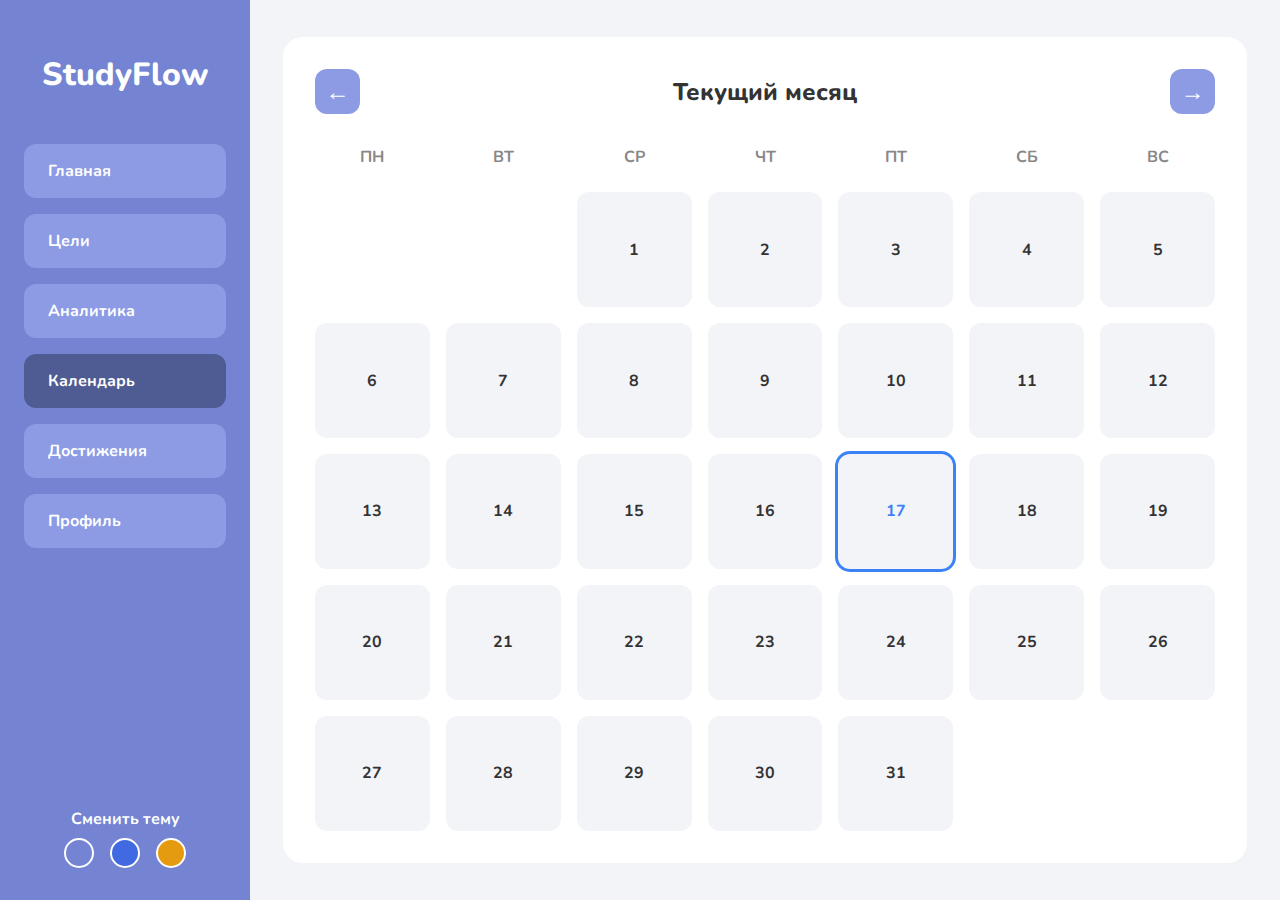
<file: Calendar.html>
<!DOCTYPE html>
<html lang="ru">
<head>
    <meta charset="UTF-8">
    <meta name="viewport" content="width=device-width, initial-scale=1.0">
    <title>StudyFlow - Календарь</title>
    <link rel="preconnect" href="https://fonts.googleapis.com">
    <link rel="preconnect" href="https://fonts.gstatic.com" crossorigin>
    <link href="https://fonts.googleapis.com/css2?family=Nunito:wght@400;700;800&display=swap" rel="stylesheet">
    
    <style>
        /* Основные стили и переменные */
        :root {
            --bg-light: #f3f4f8;
            --sidebar-bg: #7484d2;
            --card-bg: #a9baf0;
            --nav-item-bg: #8c9be4;
            --nav-item-active-bg: #4f5b93;
            --selected-border: #3b82f6; /* Яркий синий для выделения */
            --text-light: #ffffff;
            --text-dark: #333333;
            --font-family: 'Nunito', sans-serif;
        }

        body {
            margin: 0;
            font-family: var(--font-family);
            background-color: var(--bg-light);
            color: var(--text-dark);
        }

        body[data-theme="blue"] {
            --sidebar-bg: #4169E1; 
            --card-bg: #00008B; 
            --nav-item-bg: #4682B4;
            --nav-item-active-bg: #3b5974;
            --progress-bar-fill: #228B22; 
        }

        body[data-theme="orange"] {
            --bg-light: #FFC300;           
            --sidebar-bg: #E49B0F;         
            --card-bg: #D9534F;           
            --nav-item-bg: #C94A46;         
            --nav-item-active-bg: #A93E3A;  
            --progress-bar-fill: #4285F4;   
            --text-dark: #333333;          
        }
        /* Контейнер всей страницы */
        .dashboard-container {
            display: flex;
            min-height: 100vh;
        }

        /* Боковая панель */
        .sidebar {
            background-color: var(--sidebar-bg);
            padding: 2rem 1.5rem;
            width: 250px;
            flex-shrink: 0;
            color: var(--text-light);
            box-sizing: border-box;
        }

        .logo {
            font-size: 2rem;
            font-weight: 800;
            text-align: center;
            margin-bottom: 3rem;
        }

        .sidebar ul {
            list-style: none;
            padding: 0;
            margin: 0;
        }

        .sidebar ul li a {
            display: block;
            padding: 1rem 1.5rem;
            margin-bottom: 1rem;
            border-radius: 12px;
            text-decoration: none;
            color: var(--text-light);
            background-color: var(--nav-item-bg);
            font-weight: 700;
            transition: background-color 0.3s ease;
        }
        
        .sidebar ul li a.active {
            background-color: var(--nav-item-active-bg);
        }

        .sidebar ul li a:hover {
            background-color: #6a7ac5;
        }
        
        /* Основной контент */
        .main-content {
            flex-grow: 1;
            padding: 2rem;
            display: flex;
            justify-content: center;
            align-items: center;
        }
        
        /* Контейнер календаря */
        .calendar-container {
            width: 100%;
            max-width: 900px;
            background-color: #ffffff;
            border-radius: 20px;
            padding: 2rem;
            box-shadow: 0 4px S10px rgba(0,0,0,0.05);
        }
        
        /* Шапка календаря */
        .calendar-header {
            display: flex;
            justify-content: space-between;
            align-items: center;
            margin-bottom: 2rem;
        }

        .calendar-header h2 {
            margin: 0;
            font-size: 1.5rem;
            font-weight: 800;
        }
         .theme-btn.orange { background-color: #E49B0F; }
         
        .calendar-header button {
            background-color: var(--nav-item-bg);
            border: none;
            color: var(--text-light);
            font-size: 1.5rem;
            font-weight: bold;
            border-radius: 12px;
            width: 45px;
            height: 45px;
            cursor: pointer;
            transition: background-color 0.3s ease;
        }

        .calendar-header button:hover {
            background-color: #6a7ac5;
        }

        /* Сетка календаря */
        .calendar-grid {
            display: grid;
            grid-template-columns: repeat(7, 1fr);
            gap: 1rem;
        }
        
        .weekday {
            text-align: center;
            font-weight: 700;
            color: #888;
            margin-bottom: 0.5rem;
        }

        .day-cell {
            background-color: var(--bg-light);
            border-radius: 12px;
            aspect-ratio: 1 / 1;
            display: flex;
            justify-content: center;
            align-items: center;
            font-weight: 700;
            transition: background-color 0.3s ease, box-shadow 0.3s ease;
        }
        
        .day-cell:not(.empty):hover {
            background-color: #e2e8f0;
            cursor: pointer;
        }
        
        .day-cell.empty {
            background-color: transparent;
        }

        .day-cell.selected {
            box-shadow: 0 0 0 3px var(--selected-border);
            color: var(--selected-border);
        }

        /* === ДОБАВЬТЕ ЭТИ СТИЛИ ВО ВСЕ ФАЙЛЫ === */

.theme-switcher {
    margin-top: auto; /* Прижимает блок к низу */
    padding-top: 2rem;
}
.theme-switcher h4 {
    text-align: center;
    margin-bottom: 0.5rem;
}
.theme-buttons {
    display: flex;
    justify-content: center;
    gap: 1rem;
}
.theme-btn {
    width: 30px;
    height: 30px;
    border-radius: 50%;
    border: 2px solid white;
    cursor: pointer;
}
.theme-btn.purple { background-color: #7484d2; }
.theme-btn.blue { background-color: #4169E1; }

/* Прижимаем переключатель к низу панели */
.sidebar {
    display: flex;
    flex-direction: column;
}
    </style>
</head>
<body>

    <div class="dashboard-container">
        <!-- Боковая панель навигации -->
        <nav class="sidebar">
            <h1 class="logo">StudyFlow</h1>
            <ul>
                <li><a href="Index.html">Главная</a></li>
                <li><a href="Targets.html">Цели</a></li>
                <li><a href="Analitics.html">Аналитика</a></li>
                <li><a href="Calendar.html" class="active">Календарь</a></li>
                <li><a href="Achievments.html">Достижения</a></li>
                <li><a href="Profile.html">Профиль</a></li>
            </ul>
            <!-- Переключатель тем -->
<div class="theme-switcher">
   <h4>Сменить тему</h4>
    <div class="theme-buttons">
        <button data-set-theme="default" class="theme-btn purple"></button>
        <button data-set-theme="blue" class="theme-btn blue"></button>
        <button data-set-theme="orange" class="theme-btn orange"></button> 
    </div>
</div>
        </nav>

        <!-- Основной контент -->
        <main class="main-content">
            <div class="calendar-container">
                <div class="calendar-header">
                    <button>&larr;</button>
                    <h2>Текущий месяц</h2>
                    <button>&rarr;</button>
                </div>
                <div class="calendar-grid">
                    <!-- Дни недели -->
                    <div class="weekday">ПН</div>
                    <div class="weekday">ВТ</div>
                    <div class="weekday">СР</div>
                    <div class="weekday">ЧТ</div>
                    <div class="weekday">ПТ</div>
                    <div class="weekday">СБ</div>
                    <div class="weekday">ВС</div>

                    <!-- Ячейки дней -->
                    <div class="day-cell empty"></div>
                    <div class="day-cell empty"></div>
                    <div class="day-cell">1</div>
                    <div class="day-cell">2</div>
                    <div class="day-cell">3</div>
                    <div class="day-cell">4</div>
                    <div class="day-cell">5</div>
                    <div class="day-cell">6</div>
                    <div class="day-cell">7</div>
                    <div class="day-cell">8</div>
                    <div class="day-cell">9</div>
                    <div class="day-cell">10</div>
                    <div class="day-cell">11</div>
                    <div class="day-cell">12</div>
                    <div class="day-cell">13</div>
                    <div class="day-cell">14</div>
                    <div class="day-cell">15</div>
                    <div class="day-cell">16</div>
                    <div class="day-cell selected">17</div>
                    <div class="day-cell">18</div>
                    <div class="day-cell">19</div>
                    <div class="day-cell">20</div>
                    <div class="day-cell">21</div>
                    <div class="day-cell">22</div>
                    <div class="day-cell">23</div>
                    <div class="day-cell">24</div>
                    <div class="day-cell">25</div>
                    <div class="day-cell">26</div>
                    <div class="day-cell">27</div>
                    <div class="day-cell">28</div>
                    <div class="day-cell">29</div>
                    <div class="day-cell">30</div>
                    <div class="day-cell">31</div>
                </div>
            </div>
        </main>
    </div>
<script>
    // Находим все кнопки для смены темы
    const themeButtons = document.querySelectorAll('[data-set-theme]');
    const storageKey = 'studyflow-theme';

    // Функция для применения темы
    const applyTheme = (theme) => {
        if (theme === 'default') {
            document.body.removeAttribute('data-theme');
        } else {
            document.body.setAttribute('data-theme', theme);
        }
    };

    // Слушаем клики по кнопкам
    themeButtons.forEach(button => {
        button.addEventListener('click', () => {
            const theme = button.dataset.setTheme;
            applyTheme(theme);
            // Сохраняем выбор в localStorage
            localStorage.setItem(storageKey, theme);
        });
    });

    // При загрузке страницы проверяем, есть ли сохраненная тема
    document.addEventListener('DOMContentLoaded', () => {
        const savedTheme = localStorage.getItem(storageKey);
        if (savedTheme) {
            applyTheme(savedTheme);
        }
    });
</script>
</body>
</html>
</file>
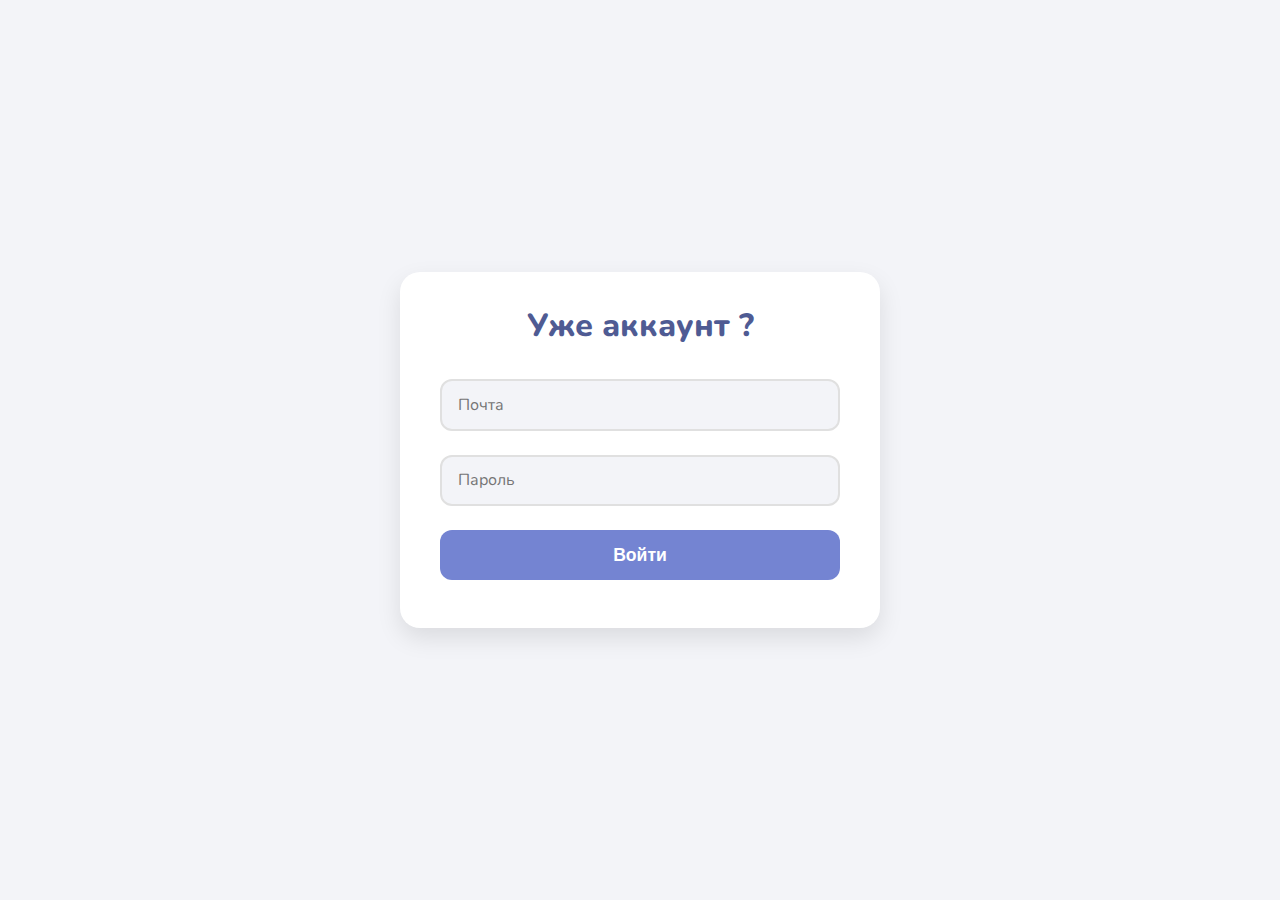
<file: Login.html>
<!DOCTYPE html>
<html lang="ru">
<head>
    <meta charset="UTF-8">
    <meta name="viewport" content="width=device-width, initial-scale=1.0">
    <title>StudyFlow - Регистрация</title>
    <link rel="preconnect" href="https://fonts.googleapis.com">
    <link rel="preconnect" href="https://fonts.gstatic.com" crossorigin>
    <link href="https://fonts.googleapis.com/css2?family=Nunito:wght@400;700;800&display=swap" rel="stylesheet">
    
    <style>
        :root {
            --bg-light: #f3f4f8;
            --sidebar-bg: #7484d2;
            --card-bg: #ffffff;
            --nav-item-bg: #8c9be4;
            --nav-item-active-bg: #4f5b93;
            --progress-bar-fill: #34d399;
            --text-light: #ffffff;
            --text-dark: #333333;
            --font-family: 'Nunito', sans-serif;
        }

        body[data-theme="blue"] {
            --sidebar-bg: #4169E1; 
            --card-bg: #ffffff;
            --nav-item-bg: #4682B4;
            --nav-item-active-bg: #3b5974;
            --progress-bar-fill: #228B22; 
        }


        body {
            margin: 0;
            font-family: var(--font-family);
            background-color: var(--bg-light);
            color: var(--text-dark);
            transition: background-color 0.3s, color 0.3s;
        }
        
        /* Контейнер для центрирования формы */
        .auth-container {
            display: flex;
            justify-content: center;
            align-items: center;
            min-height: 100vh;
            padding: 1rem;
            box-sizing: border-box;
        }

        /* Карточка формы */
        .auth-card {
            background-color: var(--card-bg);
            border-radius: 20px;
            padding: 2rem 2.5rem;
            box-shadow: 0 10px 25px rgba(0,0,0,0.1);
            width: 100%;
            max-width: 400px;
            text-align: center;
        }

        .auth-card h2 {
            margin-top: 0;
            margin-bottom: 2rem;
            font-size: 2rem;
            font-weight: 800;
            color: var(--nav-item-active-bg)
        }
        
        .form-group {
            margin-bottom: 1.5rem;
            text-align: left;
        }

        .form-group input {
            width: 100%;
            padding: 0.8rem 1rem;
            border: 2px solid #e0e0e0;
            background-color: var(--bg-light);
            box-sizing: border-box;
            font-family: var(--font-family);
            font-size: 1rem;
            border-radius: 12px;
            transition: border-color 0.3s;
        }
        
        .form-group input:focus {
            outline: none;
            border-color: var(--sidebar-bg);
        }
        
        .btn {
            display: block;
            width: 100%;
            padding: 0.9rem;
            border: none;
            border-radius: 12px;
            font-size: 1.1rem;
            font-weight: 700;
            cursor: pointer;
            transition: background-color 0.3s ease;
        }

        .btn-primary {
            background-color: var(--sidebar-bg);
            color: var(--text-light);
        }
        
        .secondary-action {
            margin-top: 1.5rem;
            font-size: 0.9rem;
        }

        .secondary-action a {
            color: var(--sidebar-bg);
            font-weight: 700;
            text-decoration: none;
        }
    </style>
</head>
<body>
    <div class="auth-container">
        <div class="auth-card">
            <h2>Уже аккаунт ?</h2>
            <form onsubmit="return false;"> <!-- Добавляем onsubmit, чтобы форма не отправлялась -->
    <div class="form-group">
        <input type="email" id="email" placeholder="Почта" required>
    </div>
    <div class="form-group">
        <input type="password" id="password" placeholder="Пароль" required>
    </div>
    <!-- Оборачиваем кнопку в ссылку -->
    <a href="index.html" style="text-decoration: none;">
        <button type="button" class="btn btn-primary">Войти</button>
    </a>
</form></p>
            </div>
        </div>
    </div>
    
    <!-- Скрипт для тем нужен, чтобы страница соответствовала выбранной теме, если пользователь вернется -->
    <script>
        const storageKey = 'studyflow-theme';
        const applyTheme = (theme) => {
            if (theme === 'default' || !theme) {
                document.body.removeAttribute('data-theme');
            } else {
                document.body.setAttribute('data-theme', theme);
            }
        };
        document.addEventListener('DOMContentLoaded', () => {
            const savedTheme = localStorage.getItem(storageKey);
            applyTheme(savedTheme);
        });
    </script>
</body>
</html>
</file>
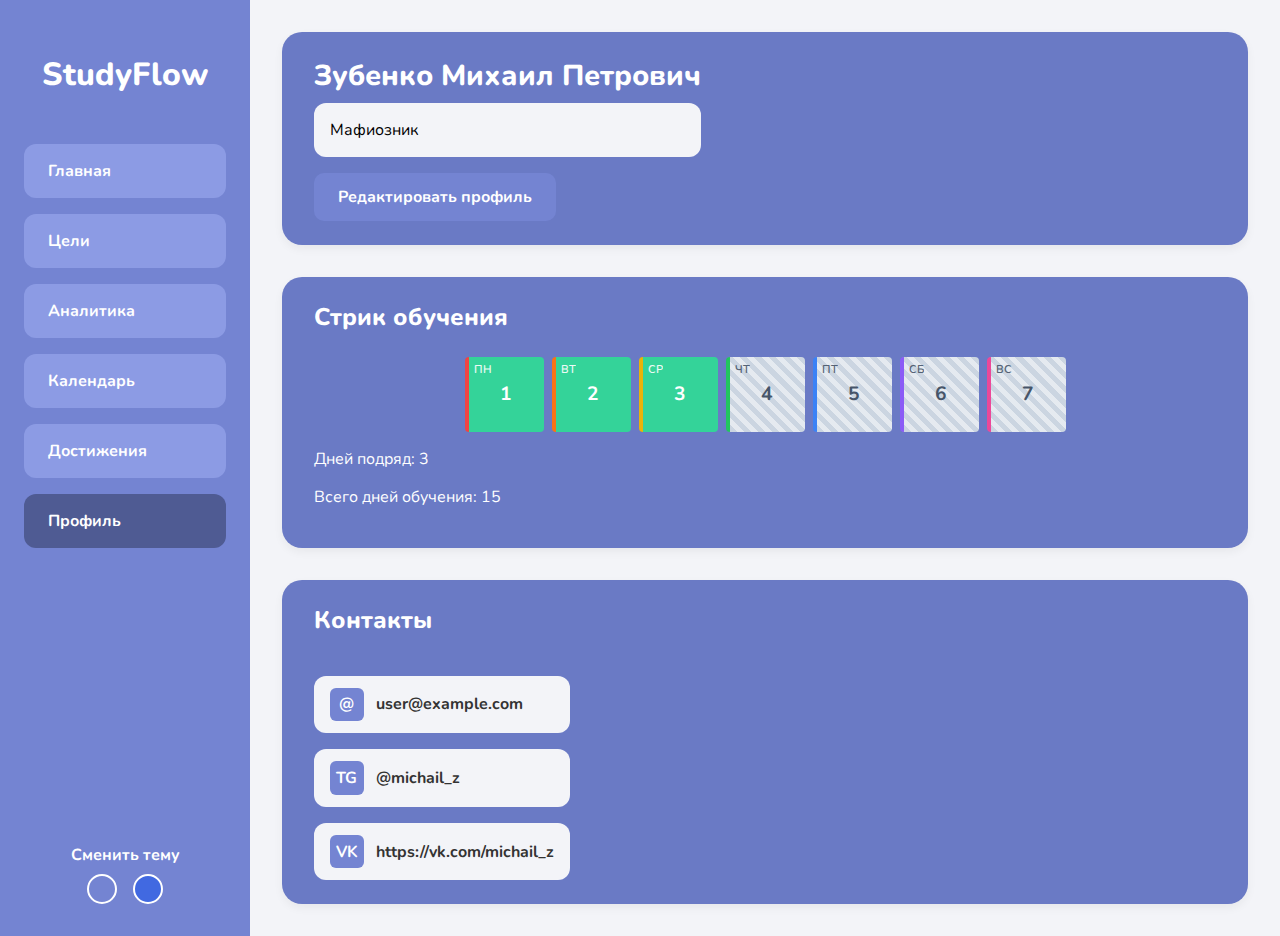
<file: Profile.html>
<!DOCTYPE html>
<html lang="ru">
<head>
    <meta charset="UTF-8">
    <meta name="viewport" content="width=device-width, initial-scale=1.0">
    <title>StudyFlow - Профиль</title>
    <link rel="preconnect" href="https://fonts.googleapis.com">
    <link rel="preconnect" href="https://fonts.gstatic.com" crossorigin>
    <link href="https://fonts.googleapis.com/css2?family=Nunito:wght@400;700;800&display=swap" rel="stylesheet">
    
    <style>
        :root { --bg-light: #f3f4f8; --sidebar-bg: #7484d2; --card-bg: #a9baf0; --nav-item-bg: #8c9be4; --nav-item-active-bg: #4f5b93; --progress-bar-fill: #34d399; --text-light: #ffffff; --text-dark: #333333; --font-family: 'Nunito', sans-serif; }
        body { margin: 0; font-family: var(--font-family); background-color: var(--bg-light); color: var(--text-dark); }
        body[data-theme="blue"] { --sidebar-bg: #4169E1; --card-bg: #00008B; --nav-item-bg: #4682B4; --nav-item-active-bg: #3b5974; --progress-bar-fill: #228B22; }
        body[data-theme="orange"] { --bg-light: #FFC300; --sidebar-bg: #E49B0F; --card-bg: #D9534F; --nav-item-bg: #C94A46; --nav-item-active-bg: #A93E3A; --progress-bar-fill: #4285F4; --text-dark: #333333; }
        
        .dashboard-container { display: flex; min-height: 100vh; }
        .sidebar { background-color: var(--sidebar-bg); padding: 2rem 1.5rem; width: 250px; flex-shrink: 0; color: var(--text-light); box-sizing: border-box; display: flex; flex-direction: column; }
        .logo { font-size: 2rem; font-weight: 800; text-align: center; margin-bottom: 3rem; }
        .sidebar ul { list-style: none; padding: 0; margin: 0; }
        .sidebar ul li a { display: block; padding: 1rem 1.5rem; margin-bottom: 1rem; border-radius: 12px; text-decoration: none; color: var(--text-light); background-color: var(--nav-item-bg); font-weight: 700; transition: background-color 0.3s ease; }
        .theme-btn.orange { background-color: #E49B0F; }
        .sidebar ul li a.active { background-color: var(--nav-item-active-bg); }
        .sidebar ul li a:hover { background-color: #6a7ac5; }
        
        .main-content { flex-grow: 1; padding: 2rem; display: flex; flex-direction: column; gap: 2rem; }
        .card { background-color: #6a7ac5; border-radius: 20px; padding: 1.5rem 2rem; box-shadow: 0 4px 10px rgba(0,0,0,0.05); }
        .card h2 { margin-top: 0; font-size: 1.5rem; font-weight: 800; margin-bottom: 1.5rem; }
        
        .profile-header { display: flex; align-items: center; gap: 2rem; }
        .profile-info h3 { margin: 0 0 0.5rem 0; font-size: 1.8rem; font-weight: 800; }
        .profile-info p { margin: 0; background-color: var(--bg-light); padding: 1rem; border-radius: 12px; }
        
        /* === ИЗМЕНЕННЫЕ КВАДРАТИКИ СТРИКА С ДНЯМИ НЕДЕЛИ === */
        .streak-visual {
            display: flex;
            gap: 8px;
            margin-bottom: 1rem;
            justify-content: center;
        }
        
        .streak-day {
            width: 75px;
            height: 75px;
            border-radius: 4px;
            flex: 0 0 auto;
            display: flex;
            align-items: center;
            justify-content: center;
            font-family: 'Nunito', sans-serif;
            font-weight: 700;
            font-size: 1.2rem;
            color: white;
            position: relative;
        }
        
        /* День недели внутри квадратика */
        .streak-day::before {
            content: attr(data-day);
            position: absolute;
            top: 5px;
            left: 5px;
            font-size: 0.7rem;
            font-weight: 600;
            opacity: 0.9;
        }
        
        .streak-day.filled { 
            background-color: var(--progress-bar-fill); 
        }
        
        .streak-day.pattern { 
            background-color: #cbd5e1; 
            background-image: repeating-linear-gradient( 
                45deg, 
                transparent, 
                transparent 5px, 
                rgba(255,255,255,0.5) 5px, 
                rgba(255,255,255,0.5) 10px 
            ); 
            color: #475569;
        }
        
        .streak-day.empty { 
            background-color: #e2e8f0; 
            color: #94a3b8;
        }
        
        /* Цвета для дней недели */
        .streak-day[data-day="ПН"] { border-left: 4px solid #ef4444; }
        .streak-day[data-day="ВТ"] { border-left: 4px solid #f97316; }
        .streak-day[data-day="СР"] { border-left: 4px solid #eab308; }
        .streak-day[data-day="ЧТ"] { border-left: 4px solid #22c55e; }
        .streak-day[data-day="ПТ"] { border-left: 4px solid #3b82f6; }
        .streak-day[data-day="СБ"] { border-left: 4px solid #8b5cf6; }
        .streak-day[data-day="ВС"] { border-left: 4px solid #ec4899; }

        .contacts-card .content { display: flex; gap: 2rem; }
        .contact-links { list-style: none; padding: 0; margin: 0; display: flex; flex-direction: column; gap: 1rem; flex-basis: 200px; }
        .contact-links li { padding: 0.8rem 1rem; background-color: var(--bg-light); border-radius: 12px; font-weight: 700; }
        .contact-placeholder { flex-grow: 1; background-color: var(--bg-light); border-radius: 12px; min-height: 100px; }

        .theme-switcher { margin-top: auto; padding-top: 2rem; }
        .theme-switcher h4 { text-align: center; margin-bottom: 0.5rem; }
        .theme-buttons { display: flex; justify-content: center; gap: 1rem; }
        .theme-btn { width: 30px; height: 30px; border-radius: 50%; border: 2px solid white; cursor: pointer; }
        .theme-btn.purple { background-color: #7484d2; }
        .theme-btn.blue { background-color: #4169E1; }
        
        .mobile-header { display: none; background-color: var(--sidebar-bg); padding: 1rem; color: var(--text-light); justify-content: space-between; align-items: center; }
        .mobile-menu-btn { background: none; border: none; color: var(--text-light); font-size: 1.5rem; cursor: pointer; }

        /* Модальное окно редактирования */
        .modal-overlay {
            position: fixed;
            top: 0;
            left: 0;
            right: 0;
            bottom: 0;
            background-color: rgba(0, 0, 0, 0.7);
            backdrop-filter: blur(5px);
            display: none;
            justify-content: center;
            align-items: center;
            z-index: 1000;
            padding: 1rem;
        }
        
        .modal-overlay.active {
            display: flex;
        }
        
        .modal-content {
            background: linear-gradient(135deg, #7484d2 0%, #8c9be4 100%);
            border-radius: 20px;
            padding: 2rem;
            width: 100%;
            max-width: 500px;
            max-height: 90vh;
            overflow-y: auto;
            box-shadow: 0 10px 30px rgba(0, 0, 0, 0.3);
            color: var(--text-light);
        }
        
        .modal-header {
            margin-bottom: 2rem;
            text-align: center;
            
        }
        
        .modal-header h2 {
            color: var(--text-light);
            margin: 0;
            font-size: 1.8rem;
            font-weight: 800;
        }
        
        .modal-form {
            display: flex;
            flex-direction: column;
            gap: 1.5rem;
        }
        
        .form-group {
            display: flex;
            flex-direction: column;
        }
        
        .form-group label {
            font-weight: 700;
            margin-bottom: 0.5rem;
            
            color: rgba(255, 255, 255, 0.9);
        }
        
        .form-group input,
        .form-group textarea {
            padding: 0.8rem 1rem;
            border-radius: 12px;
            border: 2px solid rgba(255, 255, 255, 0.3);
            background-color: rgba(255, 255, 255, 0.9);
            font-family: var(--font-family);
            font-size: 1rem;
            transition: all 0.3s ease;
        }
        
        .form-group input:focus,
        .form-group textarea:focus {
            outline: none;
            border-color: var(--text-light);
            background-color: white;
        }
        
        .form-group textarea {
            min-height: 100px;
            resize: vertical;
        }
        
        .form-row {
            display: grid;
            grid-template-columns: 1fr 1fr;
            gap: 1rem;
        }
        
        .modal-actions {
            display: flex;
            gap: 1rem;
            margin-top: 1rem;
        }
        
        .btn {
            flex: 1;
            padding: 1rem;
            border-radius: 12px;
            border: none;
            font-family: var(--font-family);
            font-weight: 700;
            font-size: 1rem;
            cursor: pointer;
            transition: all 0.3s ease;
        }
        
        .btn-primary {
            background-color: var(--nav-item-active-bg);
            color: var(--text-light);
        }
        
        .btn-primary:hover {
            background-color: #3a4780;
            transform: translateY(-2px);
        }
        
        .btn-secondary {
            background-color: rgba(255, 255, 255, 0.2);
            color: var(--text-light);
            border: 2px solid rgba(255, 255, 255, 0.3);
        }
        
        .btn-secondary:hover {
            background-color: rgba(255, 255, 255, 0.3);
        }
        
        /* Контакты в профиле */
        .contact-items {
            display: flex;
            flex-direction: column;
            gap: 1rem;
            margin-top: 1rem;
        }
        
        .contact-item {
            display: flex;
            align-items: center;
            gap: 1rem;
            padding: 0.8rem;
            background-color: rgba(255, 255, 255, 0.1);
            border-radius: 10px;
        }
        
        .contact-icon {
            width: 24px;
            height: 24px;
            display: flex;
            align-items: center;
            justify-content: center;
            font-weight: bold;
            background-color: rgba(255, 255, 255, 0.2);
            border-radius: 6px;
            padding: 0.3rem;
        }

               /* Контактные данные в профиле */
        .contact-display {
            display: flex;
            flex-direction: column;
            gap: 1rem;
            margin-top: 1rem;
        }
        
        .contact-item-display {
            display: flex;
            align-items: center;
            gap: 12px;
            padding: 12px 16px;
            background-color: var(--bg-light);
            border-radius: 12px;
        }
        
        .contact-icon-display {
            width: 24px;
            height: 24px;
            display: flex;
            align-items: center;
            justify-content: center;
            font-weight: bold;
            background-color: var(--sidebar-bg);
            color: white;
            border-radius: 6px;
            padding: 0.3rem;
        }
        
        .contact-text {
            font-weight: 700;
            color: var(--text-dark);
           
        }
        
        .contact-item input {
            flex: 1;
            background: transparent;
            border: none;
            color: var(--text-light);
            font-family: var(--font-family);
            font-size: 1rem;
            padding: 0.5rem;
        }
        
        .contact-item input::placeholder {
            color: rgba(255, 255, 255, 0.6);
        }
        
        .contact-item input:focus {
            outline: none;
            background-color: rgba(255, 255, 255, 0.1);
            border-radius: 6px;
        }
        
        /* Сообщения */
        .alert {
            padding: 1rem;
            border-radius: 10px;
            margin-bottom: 1rem;
            display: none;
        }
        
        .alert-success {
            background-color: rgba(45, 206, 137, 0.9);
            color: white;
            display: block;
        }
        
        .alert-error {
            background-color: rgba(239, 68, 68, 0.9);
            color: white;
            display: block;
        }
        
        .close-btn {
            position: absolute;
            top: 1rem;
            right: 1rem;
            background: none;
            border: none;
            color: var(--text-light);
            font-size: 1.5rem;
            cursor: pointer;
            padding: 0.5rem;
            border-radius: 50%;
            width: 40px;
            height: 40px;
            display: flex;
            align-items: center;
            justify-content: center;
            transition: background-color 0.3s;
        }
        
        .close-btn:hover {
            background-color: rgba(255, 255, 255, 0.1);
        }

        /* === АДАПТИВНОСТЬ === */
        @media (max-width: 768px) {
            .dashboard-container { flex-direction: column; }
            .mobile-header { display: flex; }
            .sidebar { position: fixed; top: 0; left: -100%; height: 100vh; z-index: 1000; width: 280px; transition: left 0.3s ease; }
            .sidebar.active { left: 0; }
            .main-content { padding: 1rem; gap: 1rem; }
            .card { padding: 1rem; }
            .profile-header { flex-direction: column; text-align: center; gap: 1rem; }
            .avatar { width: 100px; height: 100px; }
            .contacts-card .content { flex-direction: column; }
            
            .modal-content {
                padding: 1.5rem;
                margin: 1rem;
            }
            
            .form-row {
                grid-template-columns: 1fr;
                gap: 1rem;
            }
            
            .modal-actions {
                flex-direction: column;
            }
            
            /* Адаптивность для квадратиков */
            .streak-day {
                width: 60px;
                height: 60px;
                font-size: 1rem;
            }
            
            .streak-day::before {
                font-size: 0.6rem;
            }
        }
    </style>
</head>
<body>

    <div class="dashboard-container">
        <header class="mobile-header">
            <button class="mobile-menu-btn">☰</button>
            <h1 class="logo" style="margin: 0; font-size: 1.5rem;">StudyFlow</h1>
            <div style="width: 40px;"></div>
        </header>
        
        <nav class="sidebar">
            <h1 class="logo">StudyFlow</h1>
            <ul>
                <li><a href="index.html">Главная</a></li>
                <li><a href="Targets.html">Цели</a></li>
                <li><a href="Analitics/Analitics.html">Аналитика</a></li>
                <li><a href="Calendar.html">Календарь</a></li>
                <li><a href="Achievments.html">Достижения</a></li>
                <li><a href="Profile.html" class="active">Профиль</a></li>
            </ul>
            <div class="theme-switcher">
                <h4>Сменить тему</h4>
                <div class="theme-buttons">
                    <button data-set-theme="default" class="theme-btn purple"></button>
                    <button data-set-theme="blue" class="theme-btn blue"></button>
                </div>
            </div>
        </nav>

        <main class="main-content">
            <!-- Уведомления -->
            <div id="notification" class="alert" style="display: none;"></div>
            
            <!-- Профиль пользователя -->
            <div class="card profile-header">
                <div class="profile-info">
                    <h3 id="user-name" style="color: white;">Загрузка...</h3>
                    <p id="user-comment" style="color: black;">Загрузка...</p>
                    <button id="edit-profile-btn" class="btn" style="margin-top: 1rem; background-color: var(--sidebar-bg); color: white; padding: 0.8rem 1.5rem; border-radius: 10px; border: none; font-weight: 700; cursor: pointer;">Редактировать профиль</button>
                </div>
            </div>

            <!-- Стрик -->
            <div class="card">
                <h2 style="color: white;">Стрик обучения</h2>
                <div class="streak-visual" id="streak-container">
                 
                </div>
                <p  style="color: white;">Дней подряд: <span id="streak-days">0</span></p>
                <p style="color: white;">Всего дней обучения: <span id="total-days">0</span></p>
            </div>
            
            <!-- Контакты и социальные ссылки -->
             <div class="card contacts-card">
                <h2 style="color: white;">Контакты</h2>
                <div class="content">
                    <div class="contact-display">
                        <div class="contact-item-display">
                            <span class="contact-icon-display">@</span>
                            <span class="contact-text" id="contact-email">user@example.com</span>
                        </div>
                        <div class="contact-item-display">
                            <span class="contact-icon-display">TG</span>
                            <span class="contact-text" id="contact-telegram">@michail_z</span>
                        </div>
                        <div class="contact-item-display">
                            <span class="contact-icon-display">VK</span>
                            <span class="contact-text" id="contact-vk">https://vk.com/michail_z</span>
                        </div>
                    </div>
                </div>
            </div>


        </main>
    </div>

    <!-- Модальное окно редактирования -->
    <div id="edit-modal" class="modal-overlay">
        <div class="modal-content">
            <button class="close-btn" id="close-modal">×</button>
            <div class="modal-header">
                <h2>Редактирование</h2>
            </div>
            
            <form id="edit-profile-form" class="modal-form">
                <div class="form-row">
                    <div class="form-group">
                        <label for="edit-name">ФИО</label>
                        <input type="text" id="edit-name" placeholder="Имя Фамилия" required>
                    </div>
                </div>
                
                <div class="form-group">
                    <label for="edit-description">Описание</label>
                    <textarea id="edit-description" placeholder="Расскажите о себе"></textarea>
                </div>
                
                <div class="form-group">
                    <label>Контакты</label>
                    <div class="contact-items">
                        <div class="contact-item">
                            <span class="contact-icon">@</span>
                            <input type="email" id="edit-email" placeholder="Email" value="user@example.com">
                        </div>
                        <div class="contact-item">
                            <span class="contact-icon">TG</span>
                            <input type="text" id="edit-telegram" placeholder="Telegram username" value="@michail_z">
                        </div>
                        <div class="contact-item">
                            <span class="contact-icon">VK</span>
                            <input type="text" id="edit-vk" placeholder="VK ссылка" value="https://vk.com/michail_z">
                        </div>
                    </div>
                </div>
                
                <div class="modal-actions">
                    <button type="button" id="cancel-edit-btn" class="btn btn-secondary">Отмена</button>
                    <button type="submit" id="save-profile-btn" class="btn btn-primary">Сохранить изменения</button>
                </div>
            </form>
        </div>
    </div>



</body>
</html>

<script>


    const themeButtons = document.querySelectorAll('[data-set-theme]');
    const storageKey = 'studyflow-theme';
    const applyTheme = (theme) => {
        document.body.setAttribute('data-theme', theme === 'default' ? '' : theme);
    };
    
    themeButtons.forEach(button => {
        button.addEventListener('click', () => {
            const theme = button.dataset.setTheme;
            applyTheme(theme);
            localStorage.setItem(storageKey, theme);
        });
    });

    document.addEventListener('DOMContentLoaded', () => {
        const savedTheme = localStorage.getItem(storageKey);
        if (savedTheme) applyTheme(savedTheme);

        const mobileMenuBtn = document.querySelector('.mobile-menu-btn');
        const sidebar = document.querySelector('.sidebar');
        if (mobileMenuBtn && sidebar) {
            mobileMenuBtn.addEventListener('click', () => sidebar.classList.toggle('active'));
            document.addEventListener('click', (e) => {
                if (!sidebar.contains(e.target) && !mobileMenuBtn.contains(e.target)) {
                    sidebar.classList.remove('active');
                }
            });
        }

        // Инициализация профиля
        initializeProfile();
    });

    // === ИНТЕГРАЦИЯ С БЭКЕНДОМ ===
    
    const API_BASE_URL = 'http://127.0.0.1:8000/';
    const USER_ID = 1; 

    // Функция для отображения уведомлений
    function showNotification(message, type = 'success') 
    {
        const notification = document.getElementById('notification');
        notification.textContent = message;
        notification.className = `alert alert-${type}`;
        notification.style.display = 'block';
        
        setTimeout(() => {
            notification.style.display = 'none';
        }, 5000);
    }

    // Функция для обработки ошибок API
    function handleApiError(error, context = 'операции') {
        console.error(`Ошибка при выполнении ${context}:`, error);
        
        if (error.response) {
            // Ошибка от сервера
            if (error.response.status === 422) {
                const errors = error.response.data.details || [];
                const errorMessages = errors.map(err => `• ${err.msg || 'Ошибка валидации'}`).join('\n');
                showNotification(`Ошибки валидации:\n${errorMessages}`, 'error');
            } else {
                showNotification(`Ошибка сервера: ${error.response.status}`, 'error');
            }
        } else if (error.request) {
            // Запрос был отправлен, но ответ не получен
            showNotification('Не удалось подключиться к серверу', 'error');
        } else {
            // Ошибка при настройке запроса
            showNotification(`Ошибка: ${error.message}`, 'error');
        }
    }

    // Управление модальным окном
    const editModal = document.getElementById('edit-modal');
    const editProfileBtn = document.getElementById('edit-profile-btn');
    const closeModalBtn = document.getElementById('close-modal');
    const cancelEditBtn = document.getElementById('cancel-edit-btn');

    function openEditModal() {
        editModal.classList.add('active');
        document.body.style.overflow = 'hidden';
    }

    function closeEditModal() {
        editModal.classList.remove('active');
        document.body.style.overflow = 'auto';
    }

    // Загрузка данных профиля
    async function loadProfile() {
        try {
            // Имитация задержки загрузки
            await new Promise(resolve => setTimeout(resolve, 500));
            
            // Имитация данных с бэкенда
            const mockProfileData = {
                "email": "user@example.com",
                "username": "michail_z",
                "name": "Зубенко Михаил Петрович",
                "comment": "Мафиозник",
                "id": USER_ID,
                "streak_days": 3,
                "total_days": 15,
                "telegram": "@michail_z",
                "vk": "https://vk.com/michail_z"
            };
            
            // Обновление UI
            document.getElementById('user-name').textContent = mockProfileData.name;
            document.getElementById('user-comment').textContent = mockProfileData.comment;
            document.getElementById('edit-name').value = mockProfileData.name;
            document.getElementById('edit-description').value = mockProfileData.comment;
            document.getElementById('edit-email').value = mockProfileData.email;
            document.getElementById('edit-telegram').value = mockProfileData.telegram;
            document.getElementById('edit-vk').value = mockProfileData.vk;
            
            // Обновление стрика С ДНЯМИ НЕДЕЛИ
            updateStreakVisual(mockProfileData.streak_days, mockProfileData.total_days);
            document.getElementById('streak-days').textContent = mockProfileData.streak_days;
            document.getElementById('total-days').textContent = mockProfileData.total_days;
            
            return mockProfileData;
        } catch (error) {
            handleApiError(error, 'загрузки профиля');
            return null;
        }
    }

    // Обновление визуализации стрика С ДНЯМИ НЕДЕЛИ
    function updateStreakVisual(currentStreak, totalDays) {
        const container = document.getElementById('streak-container');
        container.innerHTML = '';
        
        const maxDays = 7; // 7 дней недели
        const weekDays = ['ПН', 'ВТ', 'СР', 'ЧТ', 'ПТ', 'СБ', 'ВС'];
        
        for (let i = 0; i < maxDays; i++) {
            const day = document.createElement('div');
            day.className = 'streak-day';
            day.setAttribute('data-day', weekDays[i]);
            day.textContent = i + 1; // Номер дня (1-7)
            
            // Определяем состояние дня
            if (i < currentStreak) {
                day.classList.add('filled');
            } else if (i < totalDays && i >= currentStreak) {
                day.classList.add('pattern');
            } else {
                day.classList.add('empty');
            }
            
            container.appendChild(day);
        }
    }

    // Сохранение профиля
    async function saveProfile(profileData) {
        try {
          
            await new Promise(resolve => setTimeout(resolve, 1000));
            
            // Обновление UI
            document.getElementById('user-name').textContent = profileData.name;
            document.getElementById('user-comment').textContent = profileData.description;
            
           
            document.querySelector('.contacts-card address p:nth-child(1)').textContent = profileData.email;
            document.querySelector('.contacts-card address p:nth-child(2)').textContent = `TG ${profileData.telegram}`;
            document.querySelector('.contacts-card address p:nth-child(3)').textContent = `VK ${profileData.vk}`;
            
            showNotification('Профиль успешно обновлен!');
            
           
            closeEditModal();
            
            return { success: true, message: 'Профиль обновлен' };
            
        } catch (error) {
            handleApiError(error, 'сохранения профиля');
            return { success: false, message: error.message };
        }
    }

    
    function validateForm(formData) {
        const errors = [];
        
      
        if (!formData.name || formData.name.trim().length < 2) {
            errors.push('ФИО должно содержать минимум 2 символа');
        }
        
     
        const emailRegex = /^[^\s@]+@[^\s@]+\.[^\s@]+$/;
        if (!emailRegex.test(formData.email)) {
            errors.push('Введите корректный email');
        }
        
        return errors;
    }

    // Инициализация профиля
    function initializeProfile() {
        // Загрузка данных профиля
        loadProfile();
        
        // Обработчики для модального окна
        editProfileBtn.addEventListener('click', openEditModal);
        closeModalBtn.addEventListener('click', closeEditModal);
        cancelEditBtn.addEventListener('click', closeEditModal);
        
        
        editModal.addEventListener('click', (e) => {
            if (e.target === editModal) {
                closeEditModal();
            }
        });
        
        // Закрытие по Escape
        document.addEventListener('keydown', (e) => {
            if (e.key === 'Escape' && editModal.classList.contains('active')) {
                closeEditModal();
            }
        });
        
      
        document.getElementById('edit-profile-form').addEventListener('submit', async (e) => {
            e.preventDefault();
            
            const formData = {
                name: document.getElementById('edit-name').value,
                description: document.getElementById('edit-description').value,
                email: document.getElementById('edit-email').value,
                telegram: document.getElementById('edit-telegram').value,
                vk: document.getElementById('edit-vk').value
            };
            
           
            const errors = validateForm(formData);
            if (errors.length > 0) {
                showNotification(errors.join('\n'), 'error');
                return;
            }
            
           
            const saveBtn = document.getElementById('save-profile-btn');
            const originalText = saveBtn.textContent;
            saveBtn.textContent = 'Сохранение...';
            saveBtn.disabled = true;
            
            await saveProfile(formData);
            
           
            saveBtn.textContent = originalText;
            saveBtn.disabled = false;
        });
    }
</script>
</file>
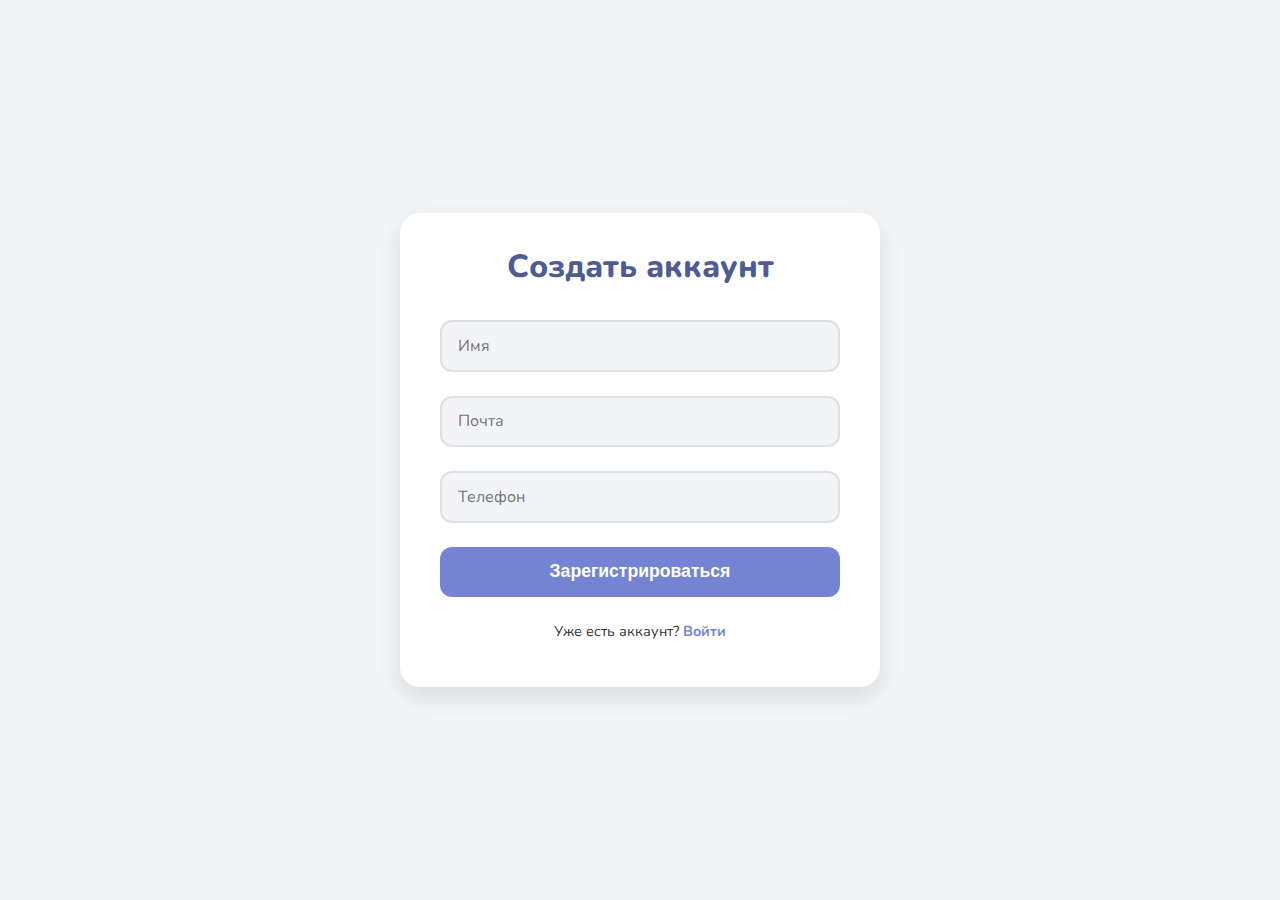
<file: Register.html>
<!DOCTYPE html>
<html lang="ru">
<head>
    <meta charset="UTF-8">
    <meta name="viewport" content="width=device-width, initial-scale=1.0">
    <title>StudyFlow - Регистрация</title>
    <link rel="preconnect" href="https://fonts.googleapis.com">
    <link rel="preconnect" href="https://fonts.gstatic.com" crossorigin>
    <link href="https://fonts.googleapis.com/css2?family=Nunito:wght@400;700;800&display=swap" rel="stylesheet">
    
    <style>
        :root {
            --bg-light: #f3f4f8;
            --sidebar-bg: #7484d2;
            --card-bg: #ffffff;
            --nav-item-bg: #8c9be4;
            --nav-item-active-bg: #4f5b93;
            --progress-bar-fill: #34d399;
            --text-light: #ffffff;
            --text-dark: #333333;
            --font-family: 'Nunito', sans-serif;
        }

        body[data-theme="blue"] {
            --sidebar-bg: #4169E1; 
            --card-bg: #ffffff;
            --nav-item-bg: #4682B4;
            --nav-item-active-bg: #3b5974;
            --progress-bar-fill: #228B22; 
        }         

        body {
            margin: 0;
            font-family: var(--font-family);
            background-color: var(--bg-light);
            color: var(--text-dark);
            transition: background-color 0.3s, color 0.3s;
        }
        
        /* Контейнер для центрирования формы */
        .auth-container {
            display: flex;
            justify-content: center;
            align-items: center;
            min-height: 100vh;
            padding: 1rem;
            box-sizing: border-box;
        }

        /* Карточка формы */
        .auth-card {
            background-color: var(--card-bg);
            border-radius: 20px;
            padding: 2rem 2.5rem;
            box-shadow: 0 10px 25px rgba(0,0,0,0.1);
            width: 100%;
            max-width: 400px;
            text-align: center;
        }

        .auth-card h2 {
            margin-top: 0;
            margin-bottom: 2rem;
            font-size: 2rem;
            font-weight: 800;
            color: var(--nav-item-active-bg)
        }
        
        .form-group {
            margin-bottom: 1.5rem;
            text-align: left;
        }

        .form-group input {
            width: 100%;
            padding: 0.8rem 1rem;
            border: 2px solid #e0e0e0;
            background-color: var(--bg-light);
            box-sizing: border-box;
            font-family: var(--font-family);
            font-size: 1rem;
            border-radius: 12px;
            transition: border-color 0.3s;
        }
        
        .form-group input:focus {
            outline: none;
            border-color: var(--sidebar-bg);
        }
        
        .btn {
            display: block;
            width: 100%;
            padding: 0.9rem;
            border: none;
            border-radius: 12px;
            font-size: 1.1rem;
            font-weight: 700;
            cursor: pointer;
            transition: background-color 0.3s ease;
        }

        .btn-primary {
            background-color: var(--sidebar-bg);
            color: var(--text-light);
        }
        
        .secondary-action {
            margin-top: 1.5rem;
            font-size: 0.9rem;
        }

        .secondary-action a {
            color: var(--sidebar-bg);
            font-weight: 700;
            text-decoration: none;
        }
    </style>
</head>
<body>
    <div class="auth-container">
        <div class="auth-card">
            <h2>Создать аккаунт</h2>
            <form onsubmit="return false;">
    <div class="form-group">
        <input type="text" id="name" placeholder="Имя" required>
    </div>
    <div class="form-group">
        <input type="email" id="email" placeholder="Почта" required>
    </div>
    <div class="form-group">
        <input type="tel" id="phone" placeholder="Телефон" required>
    </div>
    <!-- Оборачиваем кнопку в ссылку, ведущую на главную страницу -->
    <a href="index.html" style="text-decoration: none;">
        <button type="button" class="btn btn-primary">Зарегистрироваться</button>
    </a>
</form>
            <div class="secondary-action">
                <p>Уже есть аккаунт? <a href="Login.html">Войти</a></p>
            </div>
        </div>
    </div>
    
    <script>
        const storageKey = 'studyflow-theme';
        const applyTheme = (theme) => {
            if (theme === 'default' || !theme) {
                document.body.removeAttribute('data-theme');
            } else {
                document.body.setAttribute('data-theme', theme);
            }
        };
        document.addEventListener('DOMContentLoaded', () => {
            const savedTheme = localStorage.getItem(storageKey);
            applyTheme(savedTheme);
        });
    </script>
</body>
</html>
</file>
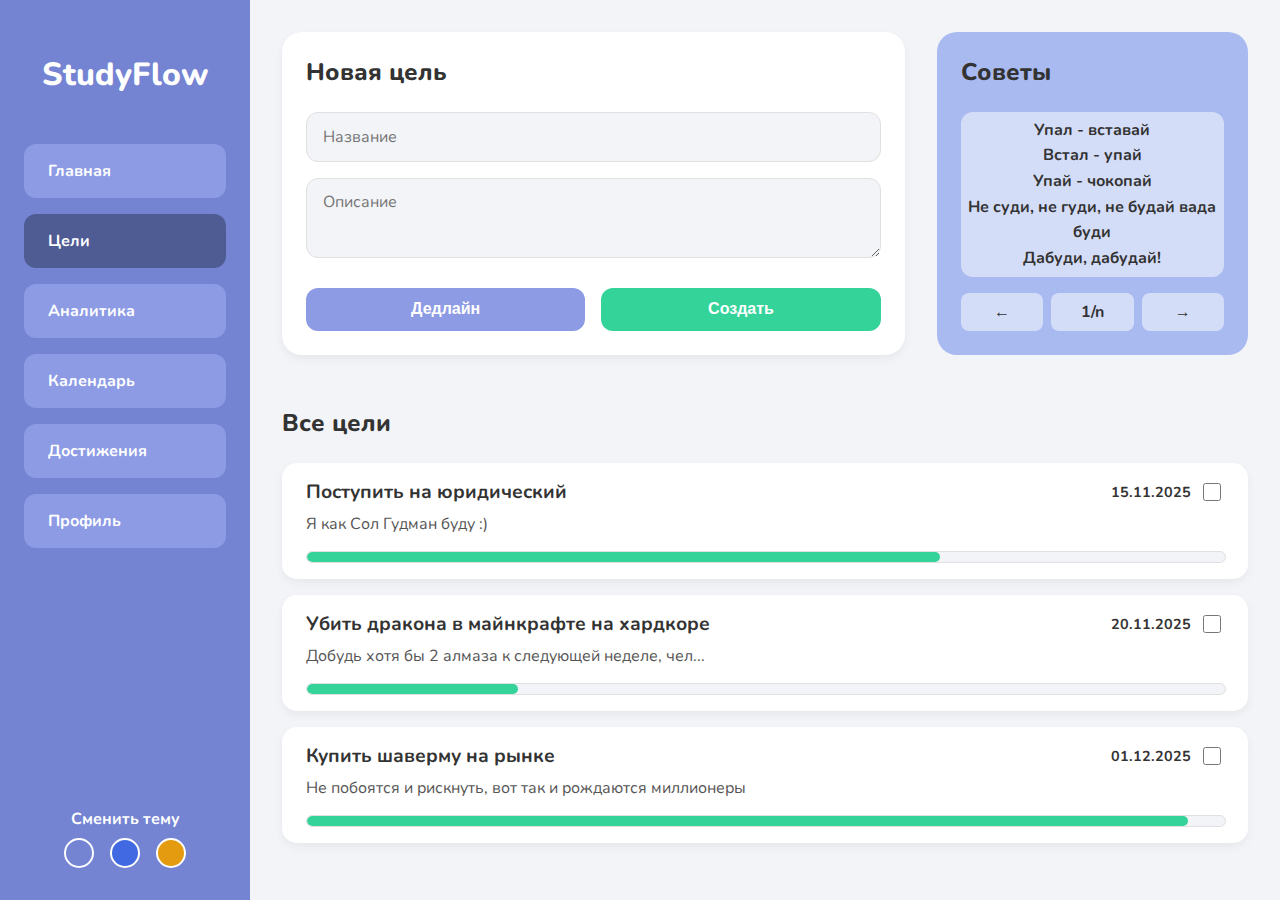
<file: Targets.html>
<!DOCTYPE html>
<html lang="ru">
<head>
    <meta charset="UTF-8">
    <meta name="viewport" content="width=device-width, initial-scale=1.0">
    <title>StudyFlow - Цели</title>
    <link rel="preconnect" href="https://fonts.googleapis.com">
    <link rel="preconnect" href="https://fonts.gstatic.com" crossorigin>
    <link href="https://fonts.googleapis.com/css2?family=Nunito:wght@400;700;800&display=swap" rel="stylesheet">
    
    <style>
        /* Основные стили и переменные из первого дизайна */
        :root {
            --bg-light: #f3f4f8;
            --sidebar-bg: #7484d2;
            --card-bg: #a9baf0;
            --nav-item-bg: #8c9be4;
            --nav-item-active-bg: #4f5b93;
            --progress-bar-bg: #e0e0e0;
            --progress-bar-fill: #34d399;
            --text-light: #ffffff;
            --text-dark: #333333;
            --font-family: 'Nunito', sans-serif;
        }

        body {
            margin: 0;
            font-family: var(--font-family);
            background-color: var(--bg-light);
            color: var(--text-dark);
            -webkit-font-smoothing: antialiased;
            -moz-osx-font-smoothing: grayscale;
        }
       body[data-theme="blue"] {
            --sidebar-bg: #4169E1; 
            --card-bg: #4169E1; 
            --nav-item-bg: #4682B4;
            --nav-item-active-bg: #3b5974;
            --progress-bar-fill: #228B22; 
        }
         .theme-btn.orange { background-color: #E49B0F; }
         
        body[data-theme="orange"] {
            --bg-light: #FFC300;           
            --sidebar-bg: #E49B0F;         
            --card-bg: #D9534F;           
            --nav-item-bg: #C94A46;         
            --nav-item-active-bg: #A93E3A;  
            --progress-bar-fill: #4285F4;   
            --text-dark: #333333;          
        }

        /* Контейнер всей страницы */
        .dashboard-container {
            display: flex;
            min-height: 100vh;
        }

        /* Боковая панель (та же, что и в первом дизайне) */
        .sidebar {
            background-color: var(--sidebar-bg);
            padding: 2rem 1.5rem;
            width: 250px;
            flex-shrink: 0;
            color: var(--text-light);
            box-sizing: border-box;
        }

        .logo {
            font-size: 2rem;
            font-weight: 800;
            text-align: center;
            margin-bottom: 3rem;
        }

        .sidebar ul {
            list-style: none;
            padding: 0;
            margin: 0;
        }

        .sidebar ul li a {
            display: block;
            padding: 1rem 1.5rem;
            margin-bottom: 1rem;
            border-radius: 12px;
            text-decoration: none;
            color: var(--text-light);
            background-color: var(--nav-item-bg);
            font-weight: 700;
            transition: background-color 0.3s ease;
        }
        
        .sidebar ul li a.active {
            background-color: var(--nav-item-active-bg);
        }

        .sidebar ul li a:hover {
            background-color: #6a7ac5;
        }
        
        /* Основной контент */
        .main-content {
            flex-grow: 1;
            padding: 2rem;
            display: flex;
            flex-direction: column;
            gap: 2rem;
        }

        .top-section {
            display: grid;
            grid-template-columns: 2fr 1fr;
            gap: 2rem;
        }

        .card {
            border-radius: 20px;
            padding: 1.5rem;
            box-sizing: border-box;
        }
        
        .card h2 {
            margin-top: 0;
            margin-bottom: 1.5rem;
            font-size: 1.5rem;
            font-weight: 800;
        }
        
        /* Карточка "Новая цель" */
        .new-goal-card {
            background-color: #ffffff;
            box-shadow: 0 4px 10px rgba(0,0,0,0.05);
        }

        .form-group {
            margin-bottom: 1rem;
        }
        
        .form-group input,
        .form-group textarea {
            width: 100%;
            padding: 0.8rem 1rem;
            border: 1px solid #e0e0e0;
            background-color: var(--bg-light);
            box-sizing: border-box;
            font-family: var(--font-family);
            font-size: 1rem;
            border-radius: 12px;
        }

        .form-group textarea {
            min-height: 80px;
            resize: vertical;
        }

        .form-buttons {
            display: flex;
            gap: 1rem;
            margin-top: 1.5rem;
        }

        .form-buttons button {
            flex: 1;
            padding: 0.8rem;
            border: none;
            font-size: 1rem;
            font-weight: 700;
            color: var(--text-light);
            border-radius: 12px;
            cursor: pointer;
            transition: background-color 0.3s ease;
        }
        
        .btn-secondary {
            background-color: var(--nav-item-bg);
        }
        .btn-secondary:hover {
            background-color: #6a7ac5;
        }
        .btn-primary {
            background-color: var(--progress-bar-fill);
        }
        .btn-primary:hover {
            background-color: #2cb88a;
        }
        
        /* Карточка "Советы" */
        .tips-card {
            background-color: var(--card-bg);
            display: flex;
            flex-direction: column;
        }
        
        .tip-content {
            flex-grow: 1;
            display: flex;
            justify-content: center;
            align-items: center;
            background-color: rgba(255, 255, 255, 0.5);
            margin-bottom: 1rem;
            border-radius: 12px;
            font-weight: 700;
        }
        
        .tip-content span {
            white-space: pre-wrap;
            line-height: 1.6;
            text-align: center;
        }

        .pagination {
            display: flex;
            justify-content: space-between;
            gap: 0.5rem;
        }
        
        .pagination span {
            flex: 1;
            text-align: center;
            padding: 0.5rem;
            background-color: rgba(255, 255, 255, 0.5);
            border-radius: 8px;
            font-weight: 700;
        }
        
        /* Секция "Все цели" */
        .all-goals-section h2 {
            font-size: 1.5rem;
            font-weight: 800;
            margin-bottom: 1.5rem;
        }
        
        .goals-list {
            display: flex;
            flex-direction: column;
            gap: 1rem;
        }

        .goal-item {
            background-color: #ffffff;
            box-shadow: 0 4px 10px rgba(0,0,0,0.05);
            padding: 1rem 1.5rem;
            border-radius: 15px;
        }
        
        .goal-header {
            display: flex;
            justify-content: space-between;
            align-items: center;
            margin-bottom: 0.5rem;
        }

        .goal-header h3 {
            margin: 0;
            font-size: 1.2rem;
            font-weight: 700;
        }

        .goal-deadline {
            display: flex;
            align-items: center;
            gap: 0.5rem;
            font-weight: 700;
            font-size: 0.9rem;
        }
        
        .goal-deadline input[type="checkbox"] {
            width: 18px;
            height: 18px;
        }

        .goal-item p {
            margin: 0 0 1rem 0;
            color: #555;
        }
        
        /* Полоса прогресса (та же, что и в первом дизайне) */
        .progress-bar-container {
            background-color: #f3f4f8;
            border-radius: 999px;
            height: 10px;
            width: 100%;
            overflow: hidden;
            border: 1px solid #e0e0e0;
        }

        .progress-bar {
            background-color: var(--progress-bar-fill);
            height: 100%;
            border-radius: 999px;
        }

.theme-switcher {
    margin-top: auto; /* Прижимает блок к низу */
    padding-top: 2rem;
}
.theme-switcher h4 {
    text-align: center;
    margin-bottom: 0.5rem;
}
.theme-buttons {
    display: flex;
    justify-content: center;
    gap: 1rem;
}
.theme-btn {
    width: 30px;
    height: 30px;
    border-radius: 50%;
    border: 2px solid white;
    cursor: pointer;
}
.theme-btn.purple { background-color: #7484d2; }
.theme-btn.blue { background-color: #4169E1; }

.sidebar {
    display: flex;
    flex-direction: column;
}
    </style>
</head>
<body>

    <div class="dashboard-container">
        <!-- Боковая панель навигации -->
        <nav class="sidebar">
            <h1 class="logo">StudyFlow</h1>
            <ul>
                 <li><a href="index.html" >Главная</a></li>
                <li><a href="#"class="active">Цели</a></li>
                <li><a href="Analitics.html">Аналитика</a></li>
                <li><a href="Calendar.html">Календарь</a></li>
                <li><a href="Achievments.html">Достижения</a></li>
                <li><a href="Profile.html">Профиль</a></li>
            </ul>
            <div class="theme-switcher">
    <h4>Сменить тему</h4>
    <div class="theme-buttons">
        <button data-set-theme="default" class="theme-btn purple"></button>
        <button data-set-theme="blue" class="theme-btn blue"></button>
        <button data-set-theme="orange" class="theme-btn orange"></button> 
    </div>
</div>
        </nav>

        <!-- Основной контент -->
        <main class="main-content">
            <div class="top-section">
                <!-- Карточка "Новая цель" -->
                <div class="card new-goal-card">
                    <h2>Новая цель</h2>
                    <div class="form-group">
                        <input type="text" placeholder="Название">
                    </div>
                    <div class="form-group">
                        <textarea placeholder="Описание"></textarea>
                    </div>
                    <div class="form-buttons">
                        <button class="btn-secondary">Дедлайн</button>
                        <button class="btn-primary">Создать</button>
                    </div>
                </div>

                <!-- Карточка "Советы" -->
                <div class="card tips-card">
                    <h2>Советы</h2>
                    <div class="tip-content">
                        <span>Упал - вставай
Встал - упай
Упай - чокопай
Не суди, не гуди, не будай вада буди
Дабуди, дабудай!</span>
                    </div>
                    <div class="pagination">
                        <span>&larr;</span>
                        <span>1/n</span>
                        <span>&rarr;</span>
                    </div>
                </div>
            </div>
            
            <!-- Секция "Все цели" -->
            <div class="all-goals-section">
                <h2>Все цели</h2>
                <div class="goals-list">
                    <!-- Пример цели 1 -->
                    <div class="goal-item">
                        <div class="goal-header">
                            <h3>Поступить на юридический</h3>
                            <div class="goal-deadline">
                                <span>15.11.2025</span>
                                <input type="checkbox">
                            </div>
                        </div>
                        <p>Я как Сол Гудман буду :)</p>
                        <div class="progress-bar-container">
                            <div class="progress-bar" style="width: 69%;"></div>
                        </div>
                    </div>

                    <!-- Пример цели 2 -->
                    <div class="goal-item">
                        <div class="goal-header">
                            <h3>Убить дракона в майнкрафте на хардкоре</h3>
                            <div class="goal-deadline">
                                <span>20.11.2025</span>
                                <input type="checkbox">
                            </div>
                        </div>
                        <p>Добудь хотя бы 2 алмаза к следующей неделе, чел...</p>
                        <div class="progress-bar-container">
                             <div class="progress-bar" style="width: 23%;"></div>
                        </div>
                    </div>
                    
                    <!-- Пример цели 3 -->
                    <div class="goal-item">
                        <div class="goal-header">
                            <h3>Купить шаверму на рынке</h3>
                            <div class="goal-deadline">
                                <span>01.12.2025</span>
                                <input type="checkbox">
                            </div>
                        </div>
                        <p>Не побоятся и рискнуть, вот так и рождаются миллионеры</p>
                        <div class="progress-bar-container">
                             <div class="progress-bar" style="width: 96%;"></div>
                        </div>
                    </div>
                </div>
            </div>
        </main>
    </div>
<script>
    // Находим все кнопки для смены темы
    const themeButtons = document.querySelectorAll('[data-set-theme]');
    const storageKey = 'studyflow-theme';

    // Функция для применения темы
    const applyTheme = (theme) => {
        if (theme === 'default') {
            document.body.removeAttribute('data-theme');
        } else {
            document.body.setAttribute('data-theme', theme);
        }
    };

    // Слушаем клики по кнопкам
    themeButtons.forEach(button => {
        button.addEventListener('click', () => {
            const theme = button.dataset.setTheme;
            applyTheme(theme);
            // Сохраняем выбор в localStorage
            localStorage.setItem(storageKey, theme);
        });
    });

    // При загрузке страницы проверяем, есть ли сохраненная тема
    document.addEventListener('DOMContentLoaded', () => {
        const savedTheme = localStorage.getItem(storageKey);
        if (savedTheme) {
            applyTheme(savedTheme);
        }
    });
</script>
</body>
</html>
</file>
